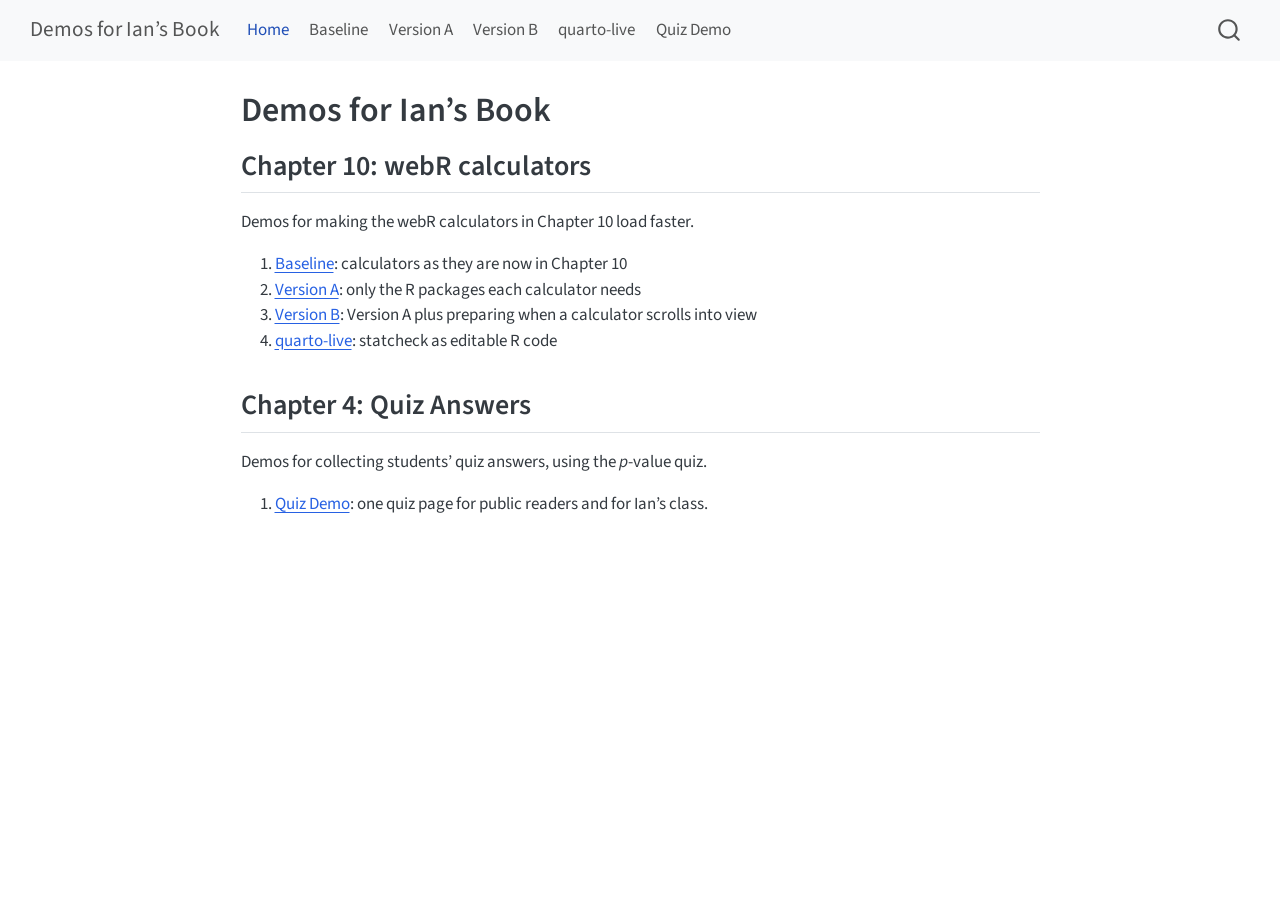
<file: index.html>
<!DOCTYPE html>
<html xmlns="http://www.w3.org/1999/xhtml" lang="en" xml:lang="en"><head>

<meta charset="utf-8">
<meta name="generator" content="quarto-1.10.18">

<meta name="viewport" content="width=device-width, initial-scale=1.0, user-scalable=yes">


<title>Demos for Ian’s Book</title>
<style>
/* Default styles provided by pandoc.
** See https://pandoc.org/MANUAL.html#variables-for-html for config info.
*/
span.smallcaps{font-variant: small-caps;}
div.columns{display: flex; gap: 1.5em;}
div.column{flex: auto;}
@media screen {
div.columns{gap: min(4vw, 1.5em);}
div.column{overflow-x: auto;}
}
div.hanging-indent{margin-left: 1.5em; text-indent: -1.5em;}
ul.task-list{list-style: none;}
ul.task-list li input[type="checkbox"] {
  width: 0.8em;
  margin: 0 0.8em 0.2em -1em; /* quarto-specific, see https://github.com/quarto-dev/quarto-cli/issues/4556 */ 
  vertical-align: middle;
}
</style>


<script src="site_libs/quarto-nav/quarto-nav.js"></script>
<script src="site_libs/quarto-nav/headroom.min.js"></script>
<script src="site_libs/clipboard/clipboard.min.js"></script>
<script src="site_libs/quarto-search/autocomplete.umd.js"></script>
<script src="site_libs/quarto-search/fuse.min.js"></script>
<script src="site_libs/quarto-search/quarto-search.js"></script>
<meta name="quarto:offset" content="./">
<script src="site_libs/quarto-html/quarto.js" type="module"></script>
<script src="site_libs/quarto-html/tabsets/tabsets.js" type="module"></script>
<script src="site_libs/quarto-html/popper.min.js"></script>
<script src="site_libs/quarto-html/tippy.umd.min.js"></script>
<script src="site_libs/quarto-html/anchor.min.js"></script>
<link href="site_libs/quarto-html/tippy.css" rel="stylesheet">
<link href="site_libs/quarto-html/quarto-syntax-highlighting-64a204ab8560d761af7679ceaba22944.css" rel="stylesheet" id="quarto-text-highlighting-styles">
<script src="site_libs/bootstrap/bootstrap.min.js"></script>
<link href="site_libs/bootstrap/bootstrap-icons.css" rel="stylesheet">
<link href="site_libs/bootstrap/bootstrap-172ba59bd5e0b52282274ba0c0cc16fc.min.css" rel="stylesheet" append-hash="true" id="quarto-bootstrap" data-mode="light">
<script id="quarto-search-options" type="application/json">{
  "location": "navbar",
  "copy-button": false,
  "collapse-after": 3,
  "panel-placement": "end",
  "type": "overlay",
  "limit": 50,
  "keyboard-shortcut": [
    "f",
    "/",
    "s"
  ],
  "show-item-context": false,
  "language": {
    "search-no-results-text": "No results",
    "search-matching-documents-text": "matching documents",
    "search-copy-link-title": "Copy link to search",
    "search-hide-matches-text": "Hide additional matches",
    "search-more-match-text": "more match in this document",
    "search-more-matches-text": "more matches in this document",
    "search-clear-button-title": "Clear",
    "search-text-placeholder": "",
    "search-detached-cancel-button-title": "Cancel",
    "search-submit-button-title": "Submit",
    "search-label": "Search"
  }
}</script>


<link rel="stylesheet" href="styles.css">
</head>

<body class="nav-fixed fullcontent quarto-light">

<div id="quarto-search-results"></div>
  <header id="quarto-header" class="headroom fixed-top">
    <nav class="navbar navbar-expand-lg " data-bs-theme="dark">
      <div class="navbar-container container-fluid">
      <div class="navbar-brand-container mx-auto">
    <a class="navbar-brand" href="./index.html">
    <span class="navbar-title">Demos for Ian’s Book</span>
    </a>
  </div>
            <div id="quarto-search" class="" title="Search"></div>
          <button class="navbar-toggler" type="button" data-bs-toggle="collapse" data-bs-target="#navbarCollapse" aria-controls="navbarCollapse" role="menu" aria-expanded="false" aria-label="Toggle navigation" onclick="if (window.quartoToggleHeadroom) { window.quartoToggleHeadroom(); }">
  <span class="navbar-toggler-icon"></span>
</button>
          <div class="collapse navbar-collapse" id="navbarCollapse">
            <ul class="navbar-nav navbar-nav-scroll me-auto">
  <li class="nav-item">
    <a class="nav-link active" href="./index.html" aria-current="page"> 
<span class="menu-text">Home</span></a>
  </li>  
  <li class="nav-item">
    <a class="nav-link" href="./baseline.html"> 
<span class="menu-text">Baseline</span></a>
  </li>  
  <li class="nav-item">
    <a class="nav-link" href="./version_a.html"> 
<span class="menu-text">Version A</span></a>
  </li>  
  <li class="nav-item">
    <a class="nav-link" href="./version_b.html"> 
<span class="menu-text">Version B</span></a>
  </li>  
  <li class="nav-item">
    <a class="nav-link" href="./quarto_live_statcheck.html"> 
<span class="menu-text">quarto-live</span></a>
  </li>  
  <li class="nav-item">
    <a class="nav-link" href="./quiz_class.html"> 
<span class="menu-text">Quiz Demo</span></a>
  </li>  
</ul>
          </div> <!-- /navcollapse -->
            <div class="quarto-navbar-tools">
</div>
      </div> <!-- /container-fluid -->
    </nav>
</header>
<!-- content -->
<div id="quarto-content" class="quarto-container page-columns page-rows-contents page-layout-article page-navbar">
<!-- sidebar -->
<!-- margin-sidebar -->
    
<!-- main -->
<main class="content" id="quarto-document-content">

<header id="title-block-header" class="quarto-title-block default">
<div class="quarto-title">
<h1 class="title">Demos for Ian’s Book</h1>
</div>



<div class="quarto-title-meta">

    
  
    
  </div>
  


</header>


<section id="chapter-10-webr-calculators" class="level2">
<h2 class="anchored" data-anchor-id="chapter-10-webr-calculators">Chapter 10: webR calculators</h2>
<p>Demos for making the webR calculators in Chapter 10 load faster.</p>
<ol type="1">
<li><a href="./baseline.html">Baseline</a>: calculators as they are now in Chapter 10</li>
<li><a href="./version_a.html">Version A</a>: only the R packages each calculator needs</li>
<li><a href="./version_b.html">Version B</a>: Version A plus preparing when a calculator scrolls into view</li>
<li><a href="./quarto_live_statcheck.html">quarto-live</a>: statcheck as editable R code</li>
</ol>
</section>
<section id="chapter-4-quiz-answers" class="level2">
<h2 class="anchored" data-anchor-id="chapter-4-quiz-answers">Chapter 4: Quiz Answers</h2>
<p>Demos for collecting students’ quiz answers, using the <em>p</em>-value quiz.</p>
<ol type="1">
<li><a href="./quiz_class.html">Quiz Demo</a>: one quiz page for public readers and for Ian’s class.</li>
</ol>


</section>

</main> <!-- /main -->
<script id="quarto-html-after-body" type="application/javascript">
  window.document.addEventListener("DOMContentLoaded", function (event) {
    const icon = "";
    const anchorJS = new window.AnchorJS();
    anchorJS.options = {
      placement: 'right',
      icon: icon
    };
    anchorJS.add('.anchored');
    const isCodeAnnotation = (el) => {
      for (const clz of el.classList) {
        if (clz.startsWith('code-annotation-')) {                     
          return true;
        }
      }
      return false;
    }
    const onCopySuccess = function(e) {
      // button target
      const button = e.trigger;
      // don't keep focus
      button.blur();
      // flash "checked"
      button.classList.add('code-copy-button-checked');
      var currentTitle = button.getAttribute("title");
      button.setAttribute("title", "Copied!");
      let tooltip;
      if (window.bootstrap) {
        button.setAttribute("data-bs-toggle", "tooltip");
        button.setAttribute("data-bs-placement", "left");
        button.setAttribute("data-bs-title", "Copied!");
        tooltip = new bootstrap.Tooltip(button, 
          { trigger: "manual", 
            customClass: "code-copy-button-tooltip",
            offset: [0, -8]});
        tooltip.show();    
      }
      setTimeout(function() {
        if (tooltip) {
          tooltip.hide();
          button.removeAttribute("data-bs-title");
          button.removeAttribute("data-bs-toggle");
          button.removeAttribute("data-bs-placement");
        }
        button.setAttribute("title", currentTitle);
        button.classList.remove('code-copy-button-checked');
      }, 1000);
      // clear code selection
      e.clearSelection();
    }
    const getTextToCopy = function(trigger) {
      const outerScaffold = trigger.parentElement.cloneNode(true);
      const codeEl = outerScaffold.querySelector('code');
      for (const childEl of codeEl.children) {
        if (isCodeAnnotation(childEl)) {
          childEl.remove();
        }
      }
      return codeEl.innerText;
    }
    const clipboard = new window.ClipboardJS('.code-copy-button:not([data-in-quarto-modal])', {
      text: getTextToCopy
    });
    clipboard.on('success', onCopySuccess);
    if (window.document.getElementById('quarto-embedded-source-code-modal')) {
      const clipboardModal = new window.ClipboardJS('.code-copy-button[data-in-quarto-modal]', {
        text: getTextToCopy,
        container: window.document.getElementById('quarto-embedded-source-code-modal')
      });
      clipboardModal.on('success', onCopySuccess);
    }
      var localhostRegex = new RegExp(/^(?:http|https):\/\/localhost\:?[0-9]*\//);
      var mailtoRegex = new RegExp(/^mailto:/);
        var filterRegex = new RegExp("https:\/\/yaxxzou\.github\.io\/webr_calculator_demo\/");
      var isInternal = (href) => {
          return filterRegex.test(href) || localhostRegex.test(href) || mailtoRegex.test(href);
      }
      // Inspect non-navigation links and adorn them if external
     var links = window.document.querySelectorAll('a[href]:not(.nav-link):not(.navbar-brand):not(.toc-action):not(.sidebar-link):not(.sidebar-item-toggle):not(.pagination-link):not(.no-external):not([aria-hidden]):not(.dropdown-item):not(.quarto-navigation-tool):not(.about-link)');
      for (var i=0; i<links.length; i++) {
        const link = links[i];
        if (!isInternal(link.href)) {
          // undo the damage that might have been done by quarto-nav.js in the case of
          // links that we want to consider external
          if (link.dataset.originalHref !== undefined) {
            link.href = link.dataset.originalHref;
          }
        }
      }
    function tippyHover(el, contentFn, onTriggerFn, onUntriggerFn) {
      const config = {
        allowHTML: true,
        maxWidth: 500,
        delay: 100,
        arrow: false,
        appendTo: function(el) {
            return el.parentElement;
        },
        interactive: true,
        interactiveBorder: 10,
        theme: 'quarto',
        placement: 'bottom-start',
      };
      if (contentFn) {
        config.content = contentFn;
      }
      if (onTriggerFn) {
        config.onTrigger = onTriggerFn;
      }
      if (onUntriggerFn) {
        config.onUntrigger = onUntriggerFn;
      }
      window.tippy(el, config); 
    }
    const noterefs = window.document.querySelectorAll('a[role="doc-noteref"]');
    for (var i=0; i<noterefs.length; i++) {
      const ref = noterefs[i];
      tippyHover(ref, function() {
        // use id or data attribute instead here
        let href = ref.getAttribute('data-footnote-href') || ref.getAttribute('href');
        try { href = new URL(href).hash; } catch {}
        const id = href.replace(/^#\/?/, "");
        const note = window.document.getElementById(id);
        if (note) {
          return note.innerHTML;
        } else {
          return "";
        }
      });
    }
    const xrefs = window.document.querySelectorAll('a.quarto-xref');
    const processXRef = (id, note) => {
      // Strip column container classes
      const stripColumnClz = (el) => {
        el.classList.remove("page-full", "page-columns");
        if (el.children) {
          for (const child of el.children) {
            stripColumnClz(child);
          }
        }
      }
      stripColumnClz(note)
      if (id === null || id.startsWith('sec-')) {
        // Special case sections, only their first couple elements
        const container = document.createElement("div");
        if (note.children && note.children.length > 2) {
          container.appendChild(note.children[0].cloneNode(true));
          for (let i = 1; i < note.children.length; i++) {
            const child = note.children[i];
            if (child.tagName === "P" && child.innerText === "") {
              continue;
            } else {
              container.appendChild(child.cloneNode(true));
              break;
            }
          }
          if (window.Quarto?.typesetMath) {
            window.Quarto.typesetMath(container);
          }
          return container.innerHTML
        } else {
          if (window.Quarto?.typesetMath) {
            window.Quarto.typesetMath(note);
          }
          return note.innerHTML;
        }
      } else {
        // Remove any anchor links if they are present
        const anchorLink = note.querySelector('a.anchorjs-link');
        if (anchorLink) {
          anchorLink.remove();
        }
        if (window.Quarto?.typesetMath) {
          window.Quarto.typesetMath(note);
        }
        if (note.classList.contains("callout")) {
          return note.outerHTML;
        } else {
          return note.innerHTML;
        }
      }
    }
    for (var i=0; i<xrefs.length; i++) {
      const xref = xrefs[i];
      tippyHover(xref, undefined, function(instance) {
        instance.disable();
        let url = xref.getAttribute('href');
        let hash = undefined; 
        if (url.startsWith('#')) {
          hash = url;
        } else {
          try { hash = new URL(url).hash; } catch {}
        }
        if (hash) {
          const id = hash.replace(/^#\/?/, "");
          const note = window.document.getElementById(id);
          if (note !== null) {
            try {
              const html = processXRef(id, note.cloneNode(true));
              instance.setContent(html);
            } finally {
              instance.enable();
              instance.show();
            }
          } else {
            // See if we can fetch this
            fetch(url.split('#')[0])
            .then(res => res.text())
            .then(html => {
              const parser = new DOMParser();
              const htmlDoc = parser.parseFromString(html, "text/html");
              const note = htmlDoc.getElementById(id);
              if (note !== null) {
                const html = processXRef(id, note);
                instance.setContent(html);
              } 
            }).finally(() => {
              instance.enable();
              instance.show();
            });
          }
        } else {
          // See if we can fetch a full url (with no hash to target)
          // This is a special case and we should probably do some content thinning / targeting
          fetch(url)
          .then(res => res.text())
          .then(html => {
            const parser = new DOMParser();
            const htmlDoc = parser.parseFromString(html, "text/html");
            const note = htmlDoc.querySelector('main.content');
            if (note !== null) {
              // This should only happen for chapter cross references
              // (since there is no id in the URL)
              // remove the first header
              if (note.children.length > 0 && note.children[0].tagName === "HEADER") {
                note.children[0].remove();
              }
              const html = processXRef(null, note);
              instance.setContent(html);
            } 
          }).finally(() => {
            instance.enable();
            instance.show();
          });
        }
      }, function(instance) {
      });
    }
        let selectedAnnoteEl;
        const selectorForAnnotation = ( cell, annotation) => {
          let cellAttr = 'data-code-cell="' + cell + '"';
          let lineAttr = 'data-code-annotation="' +  annotation + '"';
          const selector = 'span[' + cellAttr + '][' + lineAttr + ']';
          return selector;
        }
        const selectCodeLines = (annoteEl) => {
          const doc = window.document;
          const targetCell = annoteEl.getAttribute("data-target-cell");
          const targetAnnotation = annoteEl.getAttribute("data-target-annotation");
          const annoteSpan = window.document.querySelector(selectorForAnnotation(targetCell, targetAnnotation));
          const lines = annoteSpan.getAttribute("data-code-lines").split(",");
          const lineIds = lines.map((line) => {
            return targetCell + "-" + line;
          })
          let top = null;
          let height = null;
          let parent = null;
          if (lineIds.length > 0) {
              //compute the position of the single el (top and bottom and make a div)
              const el = window.document.getElementById(lineIds[0]);
              top = el.offsetTop;
              height = el.offsetHeight;
              parent = el.parentElement.parentElement;
            if (lineIds.length > 1) {
              const lastEl = window.document.getElementById(lineIds[lineIds.length - 1]);
              const bottom = lastEl.offsetTop + lastEl.offsetHeight;
              height = bottom - top;
            }
            if (top !== null && height !== null && parent !== null) {
              // cook up a div (if necessary) and position it 
              let div = window.document.getElementById("code-annotation-line-highlight");
              if (div === null) {
                div = window.document.createElement("div");
                div.setAttribute("id", "code-annotation-line-highlight");
                div.style.position = 'absolute';
                parent.appendChild(div);
              }
              div.style.top = top - 2 + "px";
              div.style.height = height + 4 + "px";
              div.style.left = 0;
              let gutterDiv = window.document.getElementById("code-annotation-line-highlight-gutter");
              if (gutterDiv === null) {
                gutterDiv = window.document.createElement("div");
                gutterDiv.setAttribute("id", "code-annotation-line-highlight-gutter");
                gutterDiv.style.position = 'absolute';
                const codeCell = window.document.getElementById(targetCell);
                const gutter = codeCell.querySelector('.code-annotation-gutter');
                gutter.appendChild(gutterDiv);
              }
              gutterDiv.style.top = top - 2 + "px";
              gutterDiv.style.height = height + 4 + "px";
            }
            selectedAnnoteEl = annoteEl;
          }
        };
        const unselectCodeLines = () => {
          const elementsIds = ["code-annotation-line-highlight", "code-annotation-line-highlight-gutter"];
          elementsIds.forEach((elId) => {
            const div = window.document.getElementById(elId);
            if (div) {
              div.remove();
            }
          });
          selectedAnnoteEl = undefined;
        };
          // Handle positioning of the toggle
      window.addEventListener(
        "resize",
        throttle(() => {
          elRect = undefined;
          if (selectedAnnoteEl) {
            selectCodeLines(selectedAnnoteEl);
          }
        }, 10)
      );
      function throttle(fn, ms) {
      let throttle = false;
      let timer;
        return (...args) => {
          if(!throttle) { // first call gets through
              fn.apply(this, args);
              throttle = true;
          } else { // all the others get throttled
              if(timer) clearTimeout(timer); // cancel #2
              timer = setTimeout(() => {
                fn.apply(this, args);
                timer = throttle = false;
              }, ms);
          }
        };
      }
        // Attach click handler to the DT
        const annoteDls = window.document.querySelectorAll('dt[data-target-cell]');
        for (const annoteDlNode of annoteDls) {
          annoteDlNode.addEventListener('click', (event) => {
            const clickedEl = event.target;
            if (clickedEl !== selectedAnnoteEl) {
              unselectCodeLines();
              const activeEl = window.document.querySelector('dt[data-target-cell].code-annotation-active');
              if (activeEl) {
                activeEl.classList.remove('code-annotation-active');
              }
              selectCodeLines(clickedEl);
              clickedEl.classList.add('code-annotation-active');
            } else {
              // Unselect the line
              unselectCodeLines();
              clickedEl.classList.remove('code-annotation-active');
            }
          });
        }
    const findCites = (el) => {
      const parentEl = el.parentElement;
      if (parentEl) {
        const cites = parentEl.dataset.cites;
        if (cites) {
          return {
            el,
            cites: cites.split(' ')
          };
        } else {
          return findCites(el.parentElement)
        }
      } else {
        return undefined;
      }
    };
    var bibliorefs = window.document.querySelectorAll('a[role="doc-biblioref"]');
    for (var i=0; i<bibliorefs.length; i++) {
      const ref = bibliorefs[i];
      const citeInfo = findCites(ref);
      if (citeInfo) {
        tippyHover(citeInfo.el, function() {
          var popup = window.document.createElement('div');
          citeInfo.cites.forEach(function(cite) {
            var citeDiv = window.document.createElement('div');
            citeDiv.classList.add('hanging-indent');
            citeDiv.classList.add('csl-entry');
            var biblioDiv = window.document.getElementById('ref-' + cite);
            if (biblioDiv) {
              citeDiv.innerHTML = biblioDiv.innerHTML;
            }
            popup.appendChild(citeDiv);
          });
          return popup.innerHTML;
        });
      }
    }
  });
  </script>
</div> <!-- /content -->




</body></html>
</file>
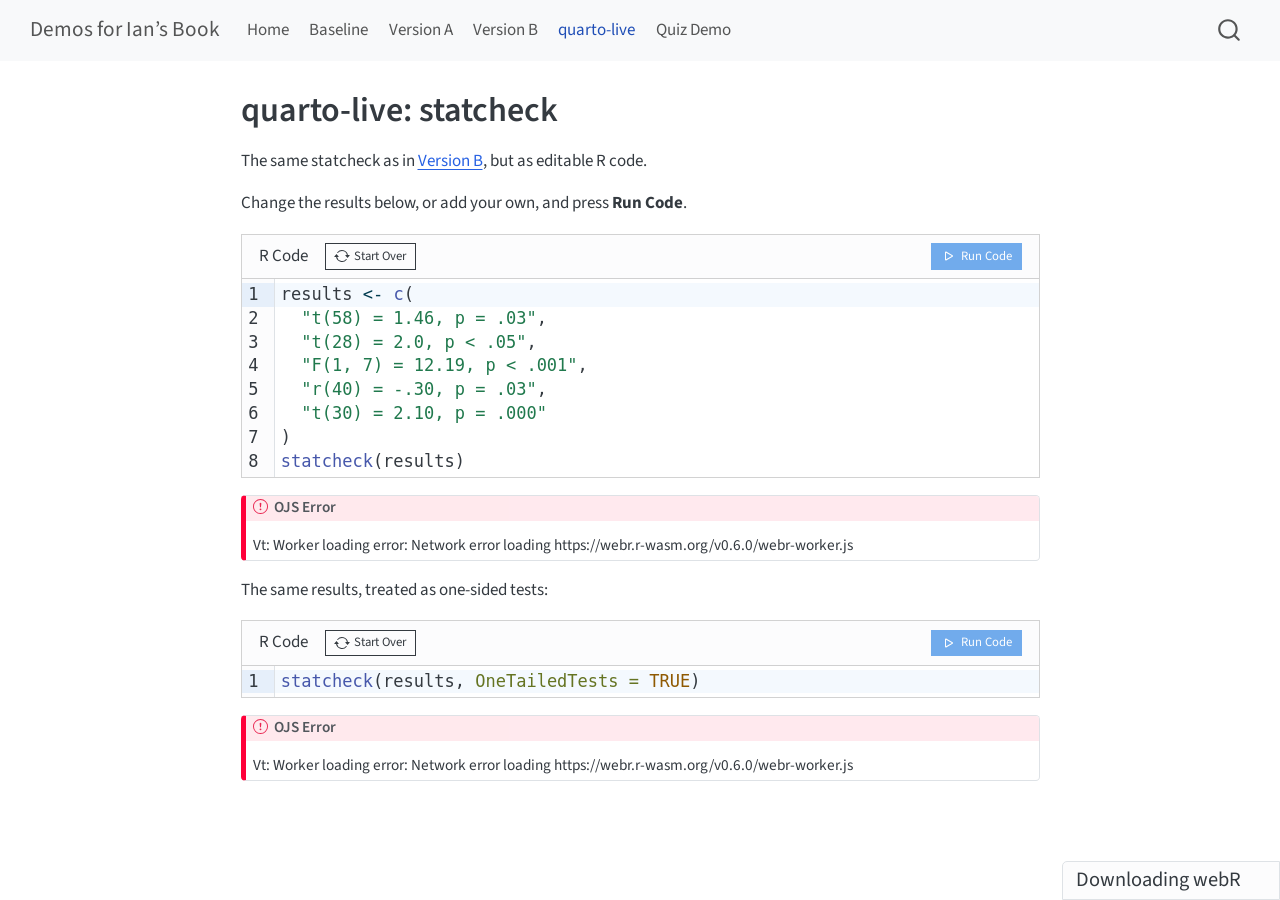
<file: quarto_live_statcheck.html>
<!DOCTYPE html>
<html xmlns="http://www.w3.org/1999/xhtml" lang="en" xml:lang="en"><head>

<meta charset="utf-8">
<meta name="generator" content="quarto-1.10.18">

<meta name="viewport" content="width=device-width, initial-scale=1.0, user-scalable=yes">


<title>quarto-live: statcheck – Demos for Ian’s Book</title>
<style>
/* Default styles provided by pandoc.
** See https://pandoc.org/MANUAL.html#variables-for-html for config info.
*/
span.smallcaps{font-variant: small-caps;}
div.columns{display: flex; gap: 1.5em;}
div.column{flex: auto;}
@media screen {
div.columns{gap: min(4vw, 1.5em);}
div.column{overflow-x: auto;}
}
div.hanging-indent{margin-left: 1.5em; text-indent: -1.5em;}
ul.task-list{list-style: none;}
ul.task-list li input[type="checkbox"] {
  width: 0.8em;
  margin: 0 0.8em 0.2em -1em; /* quarto-specific, see https://github.com/quarto-dev/quarto-cli/issues/4556 */ 
  vertical-align: middle;
}
</style>


<script src="site_libs/quarto-nav/quarto-nav.js"></script>
<script src="site_libs/quarto-nav/headroom.min.js"></script>
<script src="site_libs/clipboard/clipboard.min.js"></script>
<script src="site_libs/quarto-search/autocomplete.umd.js"></script>
<script src="site_libs/quarto-search/fuse.min.js"></script>
<script src="site_libs/quarto-search/quarto-search.js"></script>
<meta name="quarto:offset" content="./">
<script src="site_libs/quarto-html/quarto.js" type="module"></script>
<script src="site_libs/quarto-html/tabsets/tabsets.js" type="module"></script>
<script src="site_libs/quarto-html/popper.min.js"></script>
<script src="site_libs/quarto-html/tippy.umd.min.js"></script>
<script src="site_libs/quarto-html/anchor.min.js"></script>
<link href="site_libs/quarto-html/tippy.css" rel="stylesheet">
<link href="site_libs/quarto-html/quarto-syntax-highlighting-64a204ab8560d761af7679ceaba22944.css" rel="stylesheet" id="quarto-text-highlighting-styles">
<script src="site_libs/bootstrap/bootstrap.min.js"></script>
<link href="site_libs/bootstrap/bootstrap-icons.css" rel="stylesheet">
<link href="site_libs/bootstrap/bootstrap-172ba59bd5e0b52282274ba0c0cc16fc.min.css" rel="stylesheet" append-hash="true" id="quarto-bootstrap" data-mode="light">
<script src="site_libs/quarto-contrib/live-runtime/live-runtime.js" type="module"></script>
<link href="site_libs/quarto-contrib/live-runtime/live-runtime.css" rel="stylesheet">
<script id="quarto-search-options" type="application/json">{
  "location": "navbar",
  "copy-button": false,
  "collapse-after": 3,
  "panel-placement": "end",
  "type": "overlay",
  "limit": 50,
  "keyboard-shortcut": [
    "f",
    "/",
    "s"
  ],
  "show-item-context": false,
  "language": {
    "search-no-results-text": "No results",
    "search-matching-documents-text": "matching documents",
    "search-copy-link-title": "Copy link to search",
    "search-hide-matches-text": "Hide additional matches",
    "search-more-match-text": "more match in this document",
    "search-more-matches-text": "more matches in this document",
    "search-clear-button-title": "Clear",
    "search-text-placeholder": "",
    "search-detached-cancel-button-title": "Cancel",
    "search-submit-button-title": "Submit",
    "search-label": "Search"
  }
}</script>
<script type="module" src="site_libs/quarto-ojs/quarto-ojs-runtime.js"></script>
<link href="site_libs/quarto-ojs/quarto-ojs.css" rel="stylesheet">


</head>

<body class="nav-fixed fullcontent quarto-light">

<div id="quarto-search-results"></div>
  <header id="quarto-header" class="headroom fixed-top">
    <nav class="navbar navbar-expand-lg " data-bs-theme="dark">
      <div class="navbar-container container-fluid">
      <div class="navbar-brand-container mx-auto">
    <a class="navbar-brand" href="./index.html">
    <span class="navbar-title">Demos for Ian’s Book</span>
    </a>
  </div>
            <div id="quarto-search" class="" title="Search"></div>
          <button class="navbar-toggler" type="button" data-bs-toggle="collapse" data-bs-target="#navbarCollapse" aria-controls="navbarCollapse" role="menu" aria-expanded="false" aria-label="Toggle navigation" onclick="if (window.quartoToggleHeadroom) { window.quartoToggleHeadroom(); }">
  <span class="navbar-toggler-icon"></span>
</button>
          <div class="collapse navbar-collapse" id="navbarCollapse">
            <ul class="navbar-nav navbar-nav-scroll me-auto">
  <li class="nav-item">
    <a class="nav-link" href="./index.html"> 
<span class="menu-text">Home</span></a>
  </li>  
  <li class="nav-item">
    <a class="nav-link" href="./baseline.html"> 
<span class="menu-text">Baseline</span></a>
  </li>  
  <li class="nav-item">
    <a class="nav-link" href="./version_a.html"> 
<span class="menu-text">Version A</span></a>
  </li>  
  <li class="nav-item">
    <a class="nav-link" href="./version_b.html"> 
<span class="menu-text">Version B</span></a>
  </li>  
  <li class="nav-item">
    <a class="nav-link active" href="./quarto_live_statcheck.html" aria-current="page"> 
<span class="menu-text">quarto-live</span></a>
  </li>  
  <li class="nav-item">
    <a class="nav-link" href="./quiz_class.html"> 
<span class="menu-text">Quiz Demo</span></a>
  </li>  
</ul>
          </div> <!-- /navcollapse -->
            <div class="quarto-navbar-tools">
</div>
      </div> <!-- /container-fluid -->
    </nav>
</header>
<!-- content -->
<div id="quarto-content" class="quarto-container page-columns page-rows-contents page-layout-article page-navbar">
<!-- sidebar -->
<!-- margin-sidebar -->
    
<!-- main -->
<main class="content" id="quarto-document-content">

<header id="title-block-header" class="quarto-title-block default">
<div class="quarto-title">
<h1 class="title">quarto-live: statcheck</h1>
</div>



<div class="quarto-title-meta">

    
  
    
  </div>
  


</header>


<p>The same statcheck as in <a href="./version_b.html">Version B</a>, but as editable R code.</p>
<p>Change the results below, or add your own, and press <strong>Run Code</strong>.</p>
<div class="cell">
<div>
<div id="webr-1" class="exercise-cell">

</div>
<script type="webr-1-contents">
[base64]
</script>
</div>
</div>
<p>The same results, treated as one-sided tests:</p>
<div class="cell">
<div>
<div id="webr-2" class="exercise-cell">

</div>
<script type="webr-2-contents">
eyJhdHRyIjp7ImVkaXQiOnRydWUsImV2YWwiOnRydWV9LCJjb2RlIjoic3RhdGNoZWNrKHJlc3VsdHMsIE9uZVRhaWxlZFRlc3RzID0gVFJVRSkifQ==
</script>
</div>
</div>


<script type="webr-data">
[base64]
</script>
<script type="ojs-module-contents">
[base64]
</script>
<div id="exercise-loading-indicator" class="exercise-loading-indicator d-none d-flex align-items-center gap-2">
<div id="exercise-loading-status" class="d-flex gap-2">

</div>
<div class="spinner-grow spinner-grow-sm">

</div>
</div>
<script type="vfs-file">
W10=
</script>

</main> <!-- /main -->
<script type="ojs-module-contents">
eyJjb250ZW50cyI6W119
</script>
<script type="module">
if (window.location.protocol === "file:") { alert("The OJS runtime does not work with file:// URLs. Please use a web server to view this document."); }
window._ojs.paths.runtimeToDoc = "../..";
window._ojs.paths.runtimeToRoot = "../..";
window._ojs.paths.docToRoot = "";
window._ojs.selfContained = false;
window._ojs.runtime.interpretFromScriptTags();
</script>
<script id="quarto-html-after-body" type="application/javascript">
  window.document.addEventListener("DOMContentLoaded", function (event) {
    const icon = "";
    const anchorJS = new window.AnchorJS();
    anchorJS.options = {
      placement: 'right',
      icon: icon
    };
    anchorJS.add('.anchored');
    const isCodeAnnotation = (el) => {
      for (const clz of el.classList) {
        if (clz.startsWith('code-annotation-')) {                     
          return true;
        }
      }
      return false;
    }
    const onCopySuccess = function(e) {
      // button target
      const button = e.trigger;
      // don't keep focus
      button.blur();
      // flash "checked"
      button.classList.add('code-copy-button-checked');
      var currentTitle = button.getAttribute("title");
      button.setAttribute("title", "Copied!");
      let tooltip;
      if (window.bootstrap) {
        button.setAttribute("data-bs-toggle", "tooltip");
        button.setAttribute("data-bs-placement", "left");
        button.setAttribute("data-bs-title", "Copied!");
        tooltip = new bootstrap.Tooltip(button, 
          { trigger: "manual", 
            customClass: "code-copy-button-tooltip",
            offset: [0, -8]});
        tooltip.show();    
      }
      setTimeout(function() {
        if (tooltip) {
          tooltip.hide();
          button.removeAttribute("data-bs-title");
          button.removeAttribute("data-bs-toggle");
          button.removeAttribute("data-bs-placement");
        }
        button.setAttribute("title", currentTitle);
        button.classList.remove('code-copy-button-checked');
      }, 1000);
      // clear code selection
      e.clearSelection();
    }
    const getTextToCopy = function(trigger) {
      const outerScaffold = trigger.parentElement.cloneNode(true);
      const codeEl = outerScaffold.querySelector('code');
      for (const childEl of codeEl.children) {
        if (isCodeAnnotation(childEl)) {
          childEl.remove();
        }
      }
      return codeEl.innerText;
    }
    const clipboard = new window.ClipboardJS('.code-copy-button:not([data-in-quarto-modal])', {
      text: getTextToCopy
    });
    clipboard.on('success', onCopySuccess);
    if (window.document.getElementById('quarto-embedded-source-code-modal')) {
      const clipboardModal = new window.ClipboardJS('.code-copy-button[data-in-quarto-modal]', {
        text: getTextToCopy,
        container: window.document.getElementById('quarto-embedded-source-code-modal')
      });
      clipboardModal.on('success', onCopySuccess);
    }
      var localhostRegex = new RegExp(/^(?:http|https):\/\/localhost\:?[0-9]*\//);
      var mailtoRegex = new RegExp(/^mailto:/);
        var filterRegex = new RegExp("https:\/\/yaxxzou\.github\.io\/webr_calculator_demo\/");
      var isInternal = (href) => {
          return filterRegex.test(href) || localhostRegex.test(href) || mailtoRegex.test(href);
      }
      // Inspect non-navigation links and adorn them if external
     var links = window.document.querySelectorAll('a[href]:not(.nav-link):not(.navbar-brand):not(.toc-action):not(.sidebar-link):not(.sidebar-item-toggle):not(.pagination-link):not(.no-external):not([aria-hidden]):not(.dropdown-item):not(.quarto-navigation-tool):not(.about-link)');
      for (var i=0; i<links.length; i++) {
        const link = links[i];
        if (!isInternal(link.href)) {
          // undo the damage that might have been done by quarto-nav.js in the case of
          // links that we want to consider external
          if (link.dataset.originalHref !== undefined) {
            link.href = link.dataset.originalHref;
          }
        }
      }
    function tippyHover(el, contentFn, onTriggerFn, onUntriggerFn) {
      const config = {
        allowHTML: true,
        maxWidth: 500,
        delay: 100,
        arrow: false,
        appendTo: function(el) {
            return el.parentElement;
        },
        interactive: true,
        interactiveBorder: 10,
        theme: 'quarto',
        placement: 'bottom-start',
      };
      if (contentFn) {
        config.content = contentFn;
      }
      if (onTriggerFn) {
        config.onTrigger = onTriggerFn;
      }
      if (onUntriggerFn) {
        config.onUntrigger = onUntriggerFn;
      }
      window.tippy(el, config); 
    }
    const noterefs = window.document.querySelectorAll('a[role="doc-noteref"]');
    for (var i=0; i<noterefs.length; i++) {
      const ref = noterefs[i];
      tippyHover(ref, function() {
        // use id or data attribute instead here
        let href = ref.getAttribute('data-footnote-href') || ref.getAttribute('href');
        try { href = new URL(href).hash; } catch {}
        const id = href.replace(/^#\/?/, "");
        const note = window.document.getElementById(id);
        if (note) {
          return note.innerHTML;
        } else {
          return "";
        }
      });
    }
    const xrefs = window.document.querySelectorAll('a.quarto-xref');
    const processXRef = (id, note) => {
      // Strip column container classes
      const stripColumnClz = (el) => {
        el.classList.remove("page-full", "page-columns");
        if (el.children) {
          for (const child of el.children) {
            stripColumnClz(child);
          }
        }
      }
      stripColumnClz(note)
      if (id === null || id.startsWith('sec-')) {
        // Special case sections, only their first couple elements
        const container = document.createElement("div");
        if (note.children && note.children.length > 2) {
          container.appendChild(note.children[0].cloneNode(true));
          for (let i = 1; i < note.children.length; i++) {
            const child = note.children[i];
            if (child.tagName === "P" && child.innerText === "") {
              continue;
            } else {
              container.appendChild(child.cloneNode(true));
              break;
            }
          }
          if (window.Quarto?.typesetMath) {
            window.Quarto.typesetMath(container);
          }
          return container.innerHTML
        } else {
          if (window.Quarto?.typesetMath) {
            window.Quarto.typesetMath(note);
          }
          return note.innerHTML;
        }
      } else {
        // Remove any anchor links if they are present
        const anchorLink = note.querySelector('a.anchorjs-link');
        if (anchorLink) {
          anchorLink.remove();
        }
        if (window.Quarto?.typesetMath) {
          window.Quarto.typesetMath(note);
        }
        if (note.classList.contains("callout")) {
          return note.outerHTML;
        } else {
          return note.innerHTML;
        }
      }
    }
    for (var i=0; i<xrefs.length; i++) {
      const xref = xrefs[i];
      tippyHover(xref, undefined, function(instance) {
        instance.disable();
        let url = xref.getAttribute('href');
        let hash = undefined; 
        if (url.startsWith('#')) {
          hash = url;
        } else {
          try { hash = new URL(url).hash; } catch {}
        }
        if (hash) {
          const id = hash.replace(/^#\/?/, "");
          const note = window.document.getElementById(id);
          if (note !== null) {
            try {
              const html = processXRef(id, note.cloneNode(true));
              instance.setContent(html);
            } finally {
              instance.enable();
              instance.show();
            }
          } else {
            // See if we can fetch this
            fetch(url.split('#')[0])
            .then(res => res.text())
            .then(html => {
              const parser = new DOMParser();
              const htmlDoc = parser.parseFromString(html, "text/html");
              const note = htmlDoc.getElementById(id);
              if (note !== null) {
                const html = processXRef(id, note);
                instance.setContent(html);
              } 
            }).finally(() => {
              instance.enable();
              instance.show();
            });
          }
        } else {
          // See if we can fetch a full url (with no hash to target)
          // This is a special case and we should probably do some content thinning / targeting
          fetch(url)
          .then(res => res.text())
          .then(html => {
            const parser = new DOMParser();
            const htmlDoc = parser.parseFromString(html, "text/html");
            const note = htmlDoc.querySelector('main.content');
            if (note !== null) {
              // This should only happen for chapter cross references
              // (since there is no id in the URL)
              // remove the first header
              if (note.children.length > 0 && note.children[0].tagName === "HEADER") {
                note.children[0].remove();
              }
              const html = processXRef(null, note);
              instance.setContent(html);
            } 
          }).finally(() => {
            instance.enable();
            instance.show();
          });
        }
      }, function(instance) {
      });
    }
        let selectedAnnoteEl;
        const selectorForAnnotation = ( cell, annotation) => {
          let cellAttr = 'data-code-cell="' + cell + '"';
          let lineAttr = 'data-code-annotation="' +  annotation + '"';
          const selector = 'span[' + cellAttr + '][' + lineAttr + ']';
          return selector;
        }
        const selectCodeLines = (annoteEl) => {
          const doc = window.document;
          const targetCell = annoteEl.getAttribute("data-target-cell");
          const targetAnnotation = annoteEl.getAttribute("data-target-annotation");
          const annoteSpan = window.document.querySelector(selectorForAnnotation(targetCell, targetAnnotation));
          const lines = annoteSpan.getAttribute("data-code-lines").split(",");
          const lineIds = lines.map((line) => {
            return targetCell + "-" + line;
          })
          let top = null;
          let height = null;
          let parent = null;
          if (lineIds.length > 0) {
              //compute the position of the single el (top and bottom and make a div)
              const el = window.document.getElementById(lineIds[0]);
              top = el.offsetTop;
              height = el.offsetHeight;
              parent = el.parentElement.parentElement;
            if (lineIds.length > 1) {
              const lastEl = window.document.getElementById(lineIds[lineIds.length - 1]);
              const bottom = lastEl.offsetTop + lastEl.offsetHeight;
              height = bottom - top;
            }
            if (top !== null && height !== null && parent !== null) {
              // cook up a div (if necessary) and position it 
              let div = window.document.getElementById("code-annotation-line-highlight");
              if (div === null) {
                div = window.document.createElement("div");
                div.setAttribute("id", "code-annotation-line-highlight");
                div.style.position = 'absolute';
                parent.appendChild(div);
              }
              div.style.top = top - 2 + "px";
              div.style.height = height + 4 + "px";
              div.style.left = 0;
              let gutterDiv = window.document.getElementById("code-annotation-line-highlight-gutter");
              if (gutterDiv === null) {
                gutterDiv = window.document.createElement("div");
                gutterDiv.setAttribute("id", "code-annotation-line-highlight-gutter");
                gutterDiv.style.position = 'absolute';
                const codeCell = window.document.getElementById(targetCell);
                const gutter = codeCell.querySelector('.code-annotation-gutter');
                gutter.appendChild(gutterDiv);
              }
              gutterDiv.style.top = top - 2 + "px";
              gutterDiv.style.height = height + 4 + "px";
            }
            selectedAnnoteEl = annoteEl;
          }
        };
        const unselectCodeLines = () => {
          const elementsIds = ["code-annotation-line-highlight", "code-annotation-line-highlight-gutter"];
          elementsIds.forEach((elId) => {
            const div = window.document.getElementById(elId);
            if (div) {
              div.remove();
            }
          });
          selectedAnnoteEl = undefined;
        };
          // Handle positioning of the toggle
      window.addEventListener(
        "resize",
        throttle(() => {
          elRect = undefined;
          if (selectedAnnoteEl) {
            selectCodeLines(selectedAnnoteEl);
          }
        }, 10)
      );
      function throttle(fn, ms) {
      let throttle = false;
      let timer;
        return (...args) => {
          if(!throttle) { // first call gets through
              fn.apply(this, args);
              throttle = true;
          } else { // all the others get throttled
              if(timer) clearTimeout(timer); // cancel #2
              timer = setTimeout(() => {
                fn.apply(this, args);
                timer = throttle = false;
              }, ms);
          }
        };
      }
        // Attach click handler to the DT
        const annoteDls = window.document.querySelectorAll('dt[data-target-cell]');
        for (const annoteDlNode of annoteDls) {
          annoteDlNode.addEventListener('click', (event) => {
            const clickedEl = event.target;
            if (clickedEl !== selectedAnnoteEl) {
              unselectCodeLines();
              const activeEl = window.document.querySelector('dt[data-target-cell].code-annotation-active');
              if (activeEl) {
                activeEl.classList.remove('code-annotation-active');
              }
              selectCodeLines(clickedEl);
              clickedEl.classList.add('code-annotation-active');
            } else {
              // Unselect the line
              unselectCodeLines();
              clickedEl.classList.remove('code-annotation-active');
            }
          });
        }
    const findCites = (el) => {
      const parentEl = el.parentElement;
      if (parentEl) {
        const cites = parentEl.dataset.cites;
        if (cites) {
          return {
            el,
            cites: cites.split(' ')
          };
        } else {
          return findCites(el.parentElement)
        }
      } else {
        return undefined;
      }
    };
    var bibliorefs = window.document.querySelectorAll('a[role="doc-biblioref"]');
    for (var i=0; i<bibliorefs.length; i++) {
      const ref = bibliorefs[i];
      const citeInfo = findCites(ref);
      if (citeInfo) {
        tippyHover(citeInfo.el, function() {
          var popup = window.document.createElement('div');
          citeInfo.cites.forEach(function(cite) {
            var citeDiv = window.document.createElement('div');
            citeDiv.classList.add('hanging-indent');
            citeDiv.classList.add('csl-entry');
            var biblioDiv = window.document.getElementById('ref-' + cite);
            if (biblioDiv) {
              citeDiv.innerHTML = biblioDiv.innerHTML;
            }
            popup.appendChild(citeDiv);
          });
          return popup.innerHTML;
        });
      }
    }
  });
  </script>
</div> <!-- /content -->




</body></html>
</file>
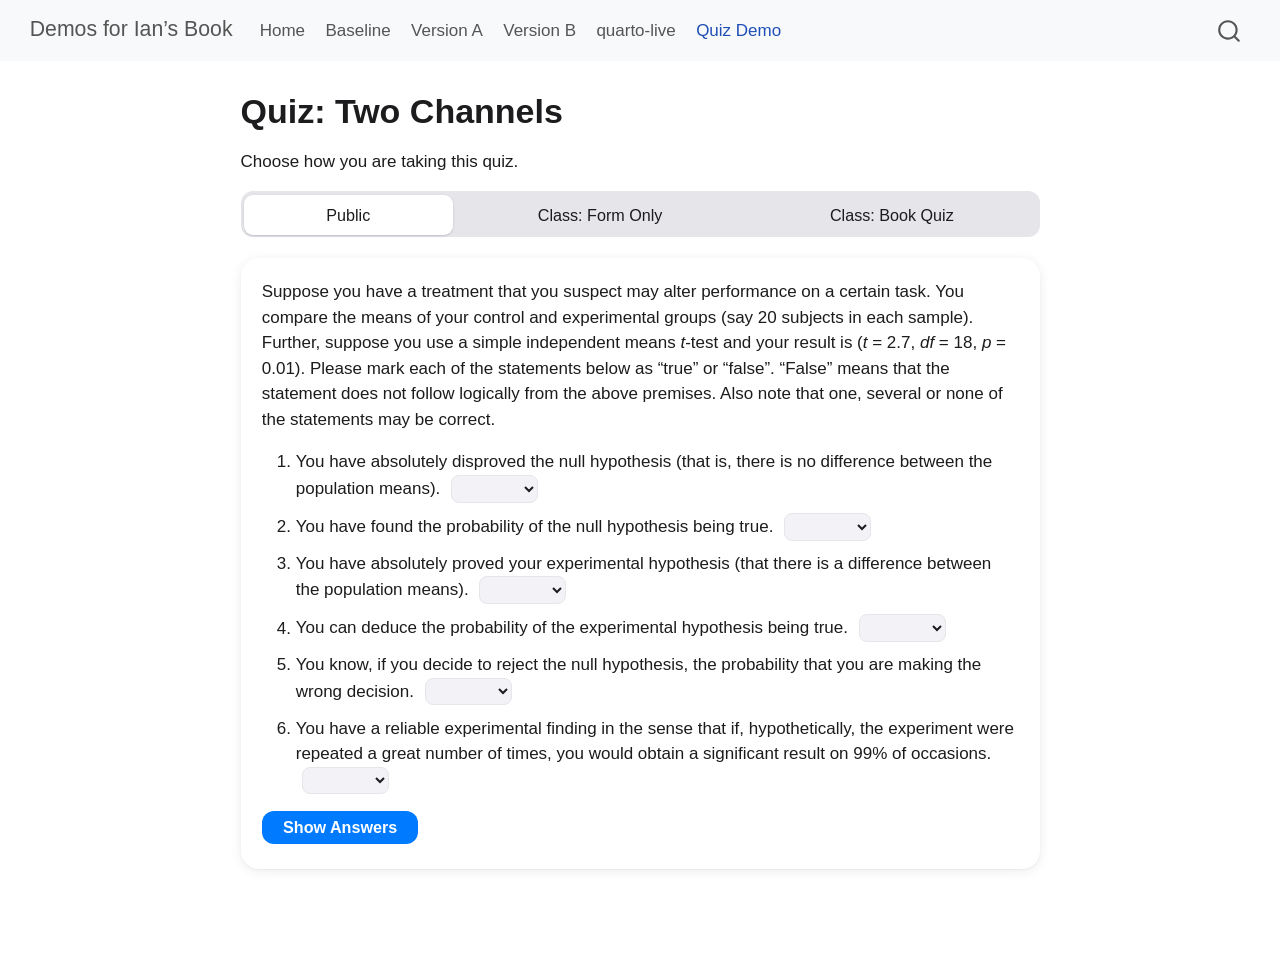
<file: quiz_class.html>
<!DOCTYPE html>
<html xmlns="http://www.w3.org/1999/xhtml" lang="en" xml:lang="en"><head>

<meta charset="utf-8">
<meta name="generator" content="quarto-1.10.18">

<meta name="viewport" content="width=device-width, initial-scale=1.0, user-scalable=yes">


<title>Quiz: Two Channels – Demos for Ian’s Book</title>
<style>
/* Default styles provided by pandoc.
** See https://pandoc.org/MANUAL.html#variables-for-html for config info.
*/
span.smallcaps{font-variant: small-caps;}
div.columns{display: flex; gap: 1.5em;}
div.column{flex: auto;}
@media screen {
div.columns{gap: min(4vw, 1.5em);}
div.column{overflow-x: auto;}
}
div.hanging-indent{margin-left: 1.5em; text-indent: -1.5em;}
ul.task-list{list-style: none;}
ul.task-list li input[type="checkbox"] {
  width: 0.8em;
  margin: 0 0.8em 0.2em -1em; /* quarto-specific, see https://github.com/quarto-dev/quarto-cli/issues/4556 */ 
  vertical-align: middle;
}
</style>


<script src="site_libs/quarto-nav/quarto-nav.js"></script>
<script src="site_libs/quarto-nav/headroom.min.js"></script>
<script src="site_libs/clipboard/clipboard.min.js"></script>
<script src="site_libs/quarto-search/autocomplete.umd.js"></script>
<script src="site_libs/quarto-search/fuse.min.js"></script>
<script src="site_libs/quarto-search/quarto-search.js"></script>
<meta name="quarto:offset" content="./">
<script src="site_libs/quarto-html/quarto.js" type="module"></script>
<script src="site_libs/quarto-html/tabsets/tabsets.js" type="module"></script>
<script src="site_libs/quarto-html/popper.min.js"></script>
<script src="site_libs/quarto-html/tippy.umd.min.js"></script>
<script src="site_libs/quarto-html/anchor.min.js"></script>
<link href="site_libs/quarto-html/tippy.css" rel="stylesheet">
<link href="site_libs/quarto-html/quarto-syntax-highlighting-64a204ab8560d761af7679ceaba22944.css" rel="stylesheet" id="quarto-text-highlighting-styles">
<script src="site_libs/bootstrap/bootstrap.min.js"></script>
<link href="site_libs/bootstrap/bootstrap-icons.css" rel="stylesheet">
<link href="site_libs/bootstrap/bootstrap-172ba59bd5e0b52282274ba0c0cc16fc.min.css" rel="stylesheet" append-hash="true" id="quarto-bootstrap" data-mode="light">
<script id="quarto-search-options" type="application/json">{
  "location": "navbar",
  "copy-button": false,
  "collapse-after": 3,
  "panel-placement": "end",
  "type": "overlay",
  "limit": 50,
  "keyboard-shortcut": [
    "f",
    "/",
    "s"
  ],
  "show-item-context": false,
  "language": {
    "search-no-results-text": "No results",
    "search-matching-documents-text": "matching documents",
    "search-copy-link-title": "Copy link to search",
    "search-hide-matches-text": "Hide additional matches",
    "search-more-match-text": "more match in this document",
    "search-more-matches-text": "more matches in this document",
    "search-clear-button-title": "Clear",
    "search-text-placeholder": "",
    "search-detached-cancel-button-title": "Cancel",
    "search-submit-button-title": "Submit",
    "search-label": "Search"
  }
}</script>


<link rel="stylesheet" href="styles.css">
<link rel="stylesheet" href="include/webex.css">
<link rel="stylesheet" href="include/quiz_ios.css">
</head>

<body class="nav-fixed fullcontent quarto-light">

<div id="quarto-search-results"></div>
  <header id="quarto-header" class="headroom fixed-top">
    <nav class="navbar navbar-expand-lg " data-bs-theme="dark">
      <div class="navbar-container container-fluid">
      <div class="navbar-brand-container mx-auto">
    <a class="navbar-brand" href="./index.html">
    <span class="navbar-title">Demos for Ian’s Book</span>
    </a>
  </div>
            <div id="quarto-search" class="" title="Search"></div>
          <button class="navbar-toggler" type="button" data-bs-toggle="collapse" data-bs-target="#navbarCollapse" aria-controls="navbarCollapse" role="menu" aria-expanded="false" aria-label="Toggle navigation" onclick="if (window.quartoToggleHeadroom) { window.quartoToggleHeadroom(); }">
  <span class="navbar-toggler-icon"></span>
</button>
          <div class="collapse navbar-collapse" id="navbarCollapse">
            <ul class="navbar-nav navbar-nav-scroll me-auto">
  <li class="nav-item">
    <a class="nav-link" href="./index.html"> 
<span class="menu-text">Home</span></a>
  </li>  
  <li class="nav-item">
    <a class="nav-link" href="./baseline.html"> 
<span class="menu-text">Baseline</span></a>
  </li>  
  <li class="nav-item">
    <a class="nav-link" href="./version_a.html"> 
<span class="menu-text">Version A</span></a>
  </li>  
  <li class="nav-item">
    <a class="nav-link" href="./version_b.html"> 
<span class="menu-text">Version B</span></a>
  </li>  
  <li class="nav-item">
    <a class="nav-link" href="./quarto_live_statcheck.html"> 
<span class="menu-text">quarto-live</span></a>
  </li>  
  <li class="nav-item">
    <a class="nav-link active" href="./quiz_class.html" aria-current="page"> 
<span class="menu-text">Quiz Demo</span></a>
  </li>  
</ul>
          </div> <!-- /navcollapse -->
            <div class="quarto-navbar-tools">
</div>
      </div> <!-- /container-fluid -->
    </nav>
</header>
<!-- content -->
<div id="quarto-content" class="quarto-container page-columns page-rows-contents page-layout-article page-navbar">
<!-- sidebar -->
<!-- margin-sidebar -->
    
<!-- main -->
<main class="content" id="quarto-document-content">

<header id="title-block-header" class="quarto-title-block default">
<div class="quarto-title">
<h1 class="title">Quiz: Two Channels</h1>
</div>



<div class="quarto-title-meta">

    
  
    
  </div>
  


</header>


<p>Choose how you are taking this quiz.</p>
<div class="tabset-margin-container"></div><div class="panel-tabset">
<ul class="nav nav-tabs" role="tablist"><li class="nav-item" role="presentation"><a class="nav-link active" id="tabset-1-1-tab" data-bs-toggle="tab" data-bs-target="#tabset-1-1" role="tab" aria-controls="tabset-1-1" aria-selected="true" href="">Public</a></li><li class="nav-item" role="presentation"><a class="nav-link" id="tabset-1-2-tab" data-bs-toggle="tab" data-bs-target="#tabset-1-2" role="tab" aria-controls="tabset-1-2" aria-selected="false" href="">Class: Form Only</a></li><li class="nav-item" role="presentation"><a class="nav-link" id="tabset-1-3-tab" data-bs-toggle="tab" data-bs-target="#tabset-1-3" role="tab" aria-controls="tabset-1-3" aria-selected="false" href="">Class: Book Quiz</a></li></ul>
<div class="tab-content">
<div id="tabset-1-1" class="tab-pane active" role="tabpanel" aria-labelledby="tabset-1-1-tab">
<div class="webex-check webex-box">
<p>Suppose you have a treatment that you suspect may alter performance on a certain task. You compare the means of your control and experimental groups (say 20 subjects in each sample). Further, suppose you use a simple independent means <em>t</em>-test and your result is (<em>t</em> = 2.7, <em>df</em> = 18, <em>p</em> = 0.01). Please mark each of the statements below as “true” or “false”. “False” means that the statement does not follow logically from the above premises. Also note that one, several or none of the statements may be correct.</p>
<ol type="1">
<li>You have absolutely disproved the null hypothesis (that is, there is no difference between the population means). <select class="webex-select"><option value="blank"></option><option value="NA">TRUE</option><option value="answer">FALSE</option></select></li>
<li>You have found the probability of the null hypothesis being true. <select class="webex-select"><option value="blank"></option><option value="NA">TRUE</option><option value="answer">FALSE</option></select></li>
<li>You have absolutely proved your experimental hypothesis (that there is a difference between the population means). <select class="webex-select"><option value="blank"></option><option value="NA">TRUE</option><option value="answer">FALSE</option></select></li>
<li>You can deduce the probability of the experimental hypothesis being true. <select class="webex-select"><option value="blank"></option><option value="NA">TRUE</option><option value="answer">FALSE</option></select></li>
<li>You know, if you decide to reject the null hypothesis, the probability that you are making the wrong decision. <select class="webex-select"><option value="blank"></option><option value="NA">TRUE</option><option value="answer">FALSE</option></select></li>
<li>You have a reliable experimental finding in the sense that if, hypothetically, the experiment were repeated a great number of times, you would obtain a significant result on 99% of occasions. <select class="webex-select"><option value="blank"></option><option value="NA">TRUE</option><option value="answer">FALSE</option></select></li>
</ol>
</div>
</div>
<div id="tabset-1-2" class="tab-pane" role="tabpanel" aria-labelledby="tabset-1-2-tab">
<p>Enter your name, answer the questions and submit. Your answers go to Ian.</p>
<iframe width="100%" height="900px" src="https://forms.cloud.microsoft/Pages/ResponsePage.aspx?id=ejgA1C8h6kOsf3eqEteXfpINNCyD13NLnL9LEN61CfRUOTFSUjRCNzNVQkZJOTZQWU9BSkcwWjhSQS4u&amp;embed=true" frameborder="0" marginwidth="0" marginheight="0" style="border: none; max-width:100%; max-height:100vh" allowfullscreen="" webkitallowfullscreen="" mozallowfullscreen="" msallowfullscreen=""></iframe>
</div>
<div id="tabset-1-3" class="tab-pane" role="tabpanel" aria-labelledby="tabset-1-3-tab">
<p>Enter your name, answer the statements and submit. Your answers go to Ian.</p>
<div id="class-quiz">
<div class="webex-check webex-box">
<p>Suppose you have a treatment that you suspect may alter performance on a certain task. You compare the means of your control and experimental groups (say 20 subjects in each sample). Further, suppose you use a simple independent means <em>t</em>-test and your result is (<em>t</em> = 2.7, <em>df</em> = 18, <em>p</em> = 0.01). Please mark each of the statements below as “true” or “false”. “False” means that the statement does not follow logically from the above premises. Also note that one, several or none of the statements may be correct.</p>
<ol type="1">
<li>You have absolutely disproved the null hypothesis (that is, there is no difference between the population means). <select class="webex-select"><option value="blank"></option><option value="NA">TRUE</option><option value="answer">FALSE</option></select></li>
<li>You have found the probability of the null hypothesis being true. <select class="webex-select"><option value="blank"></option><option value="NA">TRUE</option><option value="answer">FALSE</option></select></li>
<li>You have absolutely proved your experimental hypothesis (that there is a difference between the population means). <select class="webex-select"><option value="blank"></option><option value="NA">TRUE</option><option value="answer">FALSE</option></select></li>
<li>You can deduce the probability of the experimental hypothesis being true. <select class="webex-select"><option value="blank"></option><option value="NA">TRUE</option><option value="answer">FALSE</option></select></li>
<li>You know, if you decide to reject the null hypothesis, the probability that you are making the wrong decision. <select class="webex-select"><option value="blank"></option><option value="NA">TRUE</option><option value="answer">FALSE</option></select></li>
<li>You have a reliable experimental finding in the sense that if, hypothetically, the experiment were repeated a great number of times, you would obtain a significant result on 99% of occasions. <select class="webex-select"><option value="blank"></option><option value="NA">TRUE</option><option value="answer">FALSE</option></select></li>
</ol>
</div>
</div>
<div class="submit-row">
  <input id="student-name" type="text" placeholder="Your name">
  <button id="submit-quiz" type="button">Submit</button>
  <span id="submit-status"></span>
</div>

<style>
  /* in class, hide Ian's "Show Answers" button and score */
  #class-quiz .webex-check-button,
  #class-quiz .webex-total_correct { display: none; }
</style>

<script>
// Google Form "mailbox": where to send, and the ID of each field
const FORM_URL = "https://docs.google.com/forms/d/e/1FAIpQLSdLNK9K0bkgpj-95ExjDQhD4rGqUqWhcj3e4J-CXVY3TXtY8A/formResponse";
const NAME_ID  = "entry.293074322";
const S_IDS    = ["entry.109706531", "entry.1155878693", "entry.1542228748",
                  "entry.1549731053", "entry.1995953686", "entry.1562067731"];
const SCORE_ID = "entry.986173425";

document.getElementById("submit-quiz").addEventListener("click", async () => {
  const status  = document.getElementById("submit-status");
  const name    = document.getElementById("student-name").value.trim();
  const selects = document.querySelectorAll("#class-quiz select.webex-select");

  // the chosen text of each dropdown ("TRUE", "FALSE" or "" if not answered)
  const answers = [...selects].map(s => s.options[s.selectedIndex].text.trim());

  if (!name)                  { status.textContent = "Please enter your name."; return; }
  if (answers.includes(""))   { status.textContent = "Please answer all 6 statements."; return; }

  // webexercises marks the correct option with value "answer"
  const score = [...selects].filter(s => s.value === "answer").length;

  const data = new URLSearchParams();
  data.append(NAME_ID, name);
  answers.forEach((a, i) => data.append(S_IDS[i], a));
  data.append(SCORE_ID, score);

  status.textContent = "Sending…";
  try {
    await fetch(FORM_URL, { method: "POST", mode: "no-cors", body: data });
    status.textContent = "✓ Submitted. Thank you!";
  } catch (e) {
    status.textContent = "Couldn't submit. Please check your connection and try again.";
  }
});
</script>
</div>
</div>
</div>



</main> <!-- /main -->
<script>



/* update total correct if #webex-total_correct exists */

update_total_correct = function() {

  console.log("webex: update total_correct");



  var t = document.getElementsByClassName("webex-total_correct");

  for (var i = 0; i < t.length; i++) {

    p = t[i].parentElement;

    var correct = p.getElementsByClassName("webex-correct").length;

    var solvemes = p.getElementsByClassName("webex-solveme").length;

    var radiogroups = p.getElementsByClassName("webex-radiogroup").length;

    var selects = p.getElementsByClassName("webex-select").length;



    t[i].innerHTML = correct + " of " + (solvemes + radiogroups + selects) + " correct";

  }

}



/* webex-solution button toggling function */

b_func = function() {

  console.log("webex: toggle hide");



  var cl = this.parentElement.classList;

  if (cl.contains('open')) {

    cl.remove("open");

  } else {

    cl.add("open");

  }

}



/* check answers */

check_func = function() {

  console.log("webex: check answers");



  var cl = this.parentElement.classList;

  if (cl.contains('unchecked')) {

    cl.remove("unchecked");

    this.innerHTML = "Hide Answers";

  } else {

    cl.add("unchecked");

    this.innerHTML = "Show Answers";

  }

}



/* function for checking solveme answers */

solveme_func = function(e) {

  console.log("webex: check solveme");



  var real_answers = JSON.parse(this.dataset.answer);

  var my_answer = this.value;

  var cl = this.classList;

  if (cl.contains("ignorecase")) {

    my_answer = my_answer.toLowerCase();

  }

  if (cl.contains("nospaces")) {

    my_answer = my_answer.replace(/ /g, "")

  }



  if (my_answer == "") {

    cl.remove("webex-correct");

    cl.remove("webex-incorrect");

  } else if (real_answers.includes(my_answer)) {

    cl.add("webex-correct");

    cl.remove("webex-incorrect");

  } else {

    cl.add("webex-incorrect");

    cl.remove("webex-correct");

  }



  // match numeric answers within a specified tolerance

  if(this.dataset.tol > 0){

    var tol = JSON.parse(this.dataset.tol);

    var matches = real_answers.map(x => Math.abs(x - my_answer) < tol)

    if (matches.reduce((a, b) => a + b, 0) > 0) {

      cl.add("webex-correct");

    } else {

      cl.remove("webex-correct");

    }

  }



  // added regex bit

  if (cl.contains("regex")){

    answer_regex = RegExp(real_answers.join("|"))

    if (answer_regex.test(my_answer)) {

      cl.add("webex-correct");

    }

  }



  update_total_correct();

}



/* function for checking select answers */

select_func = function(e) {

  console.log("webex: check select");



  var cl = this.classList



  /* add style */

  cl.remove("webex-incorrect");

  cl.remove("webex-correct");

  if (this.value == "answer") {

    cl.add("webex-correct");

  } else if (this.value != "blank") {

    cl.add("webex-incorrect");

  }



  update_total_correct();

}



/* function for checking radiogroups answers */

radiogroups_func = function(e) {

  console.log("webex: check radiogroups");



  var checked_button = document.querySelector('input[name=' + this.id + ']:checked');

  var cl = checked_button.parentElement.classList;

  var labels = checked_button.parentElement.parentElement.children;



  /* get rid of styles */

  for (i = 0; i < labels.length; i++) {

    labels[i].classList.remove("webex-incorrect");

    labels[i].classList.remove("webex-correct");

  }



  /* add style */

  if (checked_button.value == "answer") {

    cl.add("webex-correct");

  } else {

    cl.add("webex-incorrect");

  }



  update_total_correct();

}



window.onload = function() {

  console.log("webex onload");

  /* set up solution buttons */

  var buttons = document.getElementsByTagName("button");



  for (var i = 0; i < buttons.length; i++) {

    if (buttons[i].parentElement.classList.contains('webex-solution')) {

      buttons[i].onclick = b_func;

    }

  }



  var check_sections = document.getElementsByClassName("webex-check");

  console.log("check:", check_sections.length);

  for (var i = 0; i < check_sections.length; i++) {

    check_sections[i].classList.add("unchecked");



    let btn = document.createElement("button");

    btn.innerHTML = "Show Answers";

    btn.classList.add("webex-check-button");

    btn.onclick = check_func;

    check_sections[i].appendChild(btn);



    let spn = document.createElement("span");

    spn.classList.add("webex-total_correct");

    check_sections[i].appendChild(spn);

  }



  /* set up webex-solveme inputs */

  var solveme = document.getElementsByClassName("webex-solveme");



  for (var i = 0; i < solveme.length; i++) {

    /* make sure input boxes don't auto-anything */

    solveme[i].setAttribute("autocomplete","off");

    solveme[i].setAttribute("autocorrect", "off");

    solveme[i].setAttribute("autocapitalize", "off");

    solveme[i].setAttribute("spellcheck", "false");

    solveme[i].value = "";



    /* adjust answer for ignorecase or nospaces */

    var cl = solveme[i].classList;

    var real_answer = solveme[i].dataset.answer;

    if (cl.contains("ignorecase")) {

      real_answer = real_answer.toLowerCase();

    }

    if (cl.contains("nospaces")) {

      real_answer = real_answer.replace(/ /g, "");

    }

    solveme[i].dataset.answer = real_answer;



    /* attach checking function */

    solveme[i].onkeyup = solveme_func;

    solveme[i].onchange = solveme_func;



    solveme[i].insertAdjacentHTML("afterend", " <span class='webex-icon'></span>")

  }



  /* set up radiogroups */

  var radiogroups = document.getElementsByClassName("webex-radiogroup");

  for (var i = 0; i < radiogroups.length; i++) {

    radiogroups[i].onchange = radiogroups_func;

  }



  /* set up selects */

  var selects = document.getElementsByClassName("webex-select");

  for (var i = 0; i < selects.length; i++) {

    selects[i].onchange = select_func;

    selects[i].insertAdjacentHTML("afterend", " <span class='webex-icon'></span>")

  }



  update_total_correct();

}



</script>

<script id="quarto-html-after-body" type="application/javascript">
  window.document.addEventListener("DOMContentLoaded", function (event) {
    const icon = "";
    const anchorJS = new window.AnchorJS();
    anchorJS.options = {
      placement: 'right',
      icon: icon
    };
    anchorJS.add('.anchored');
    const isCodeAnnotation = (el) => {
      for (const clz of el.classList) {
        if (clz.startsWith('code-annotation-')) {                     
          return true;
        }
      }
      return false;
    }
    const onCopySuccess = function(e) {
      // button target
      const button = e.trigger;
      // don't keep focus
      button.blur();
      // flash "checked"
      button.classList.add('code-copy-button-checked');
      var currentTitle = button.getAttribute("title");
      button.setAttribute("title", "Copied!");
      let tooltip;
      if (window.bootstrap) {
        button.setAttribute("data-bs-toggle", "tooltip");
        button.setAttribute("data-bs-placement", "left");
        button.setAttribute("data-bs-title", "Copied!");
        tooltip = new bootstrap.Tooltip(button, 
          { trigger: "manual", 
            customClass: "code-copy-button-tooltip",
            offset: [0, -8]});
        tooltip.show();    
      }
      setTimeout(function() {
        if (tooltip) {
          tooltip.hide();
          button.removeAttribute("data-bs-title");
          button.removeAttribute("data-bs-toggle");
          button.removeAttribute("data-bs-placement");
        }
        button.setAttribute("title", currentTitle);
        button.classList.remove('code-copy-button-checked');
      }, 1000);
      // clear code selection
      e.clearSelection();
    }
    const getTextToCopy = function(trigger) {
      const outerScaffold = trigger.parentElement.cloneNode(true);
      const codeEl = outerScaffold.querySelector('code');
      for (const childEl of codeEl.children) {
        if (isCodeAnnotation(childEl)) {
          childEl.remove();
        }
      }
      return codeEl.innerText;
    }
    const clipboard = new window.ClipboardJS('.code-copy-button:not([data-in-quarto-modal])', {
      text: getTextToCopy
    });
    clipboard.on('success', onCopySuccess);
    if (window.document.getElementById('quarto-embedded-source-code-modal')) {
      const clipboardModal = new window.ClipboardJS('.code-copy-button[data-in-quarto-modal]', {
        text: getTextToCopy,
        container: window.document.getElementById('quarto-embedded-source-code-modal')
      });
      clipboardModal.on('success', onCopySuccess);
    }
      var localhostRegex = new RegExp(/^(?:http|https):\/\/localhost\:?[0-9]*\//);
      var mailtoRegex = new RegExp(/^mailto:/);
        var filterRegex = new RegExp("https:\/\/yaxxzou\.github\.io\/webr_calculator_demo\/");
      var isInternal = (href) => {
          return filterRegex.test(href) || localhostRegex.test(href) || mailtoRegex.test(href);
      }
      // Inspect non-navigation links and adorn them if external
     var links = window.document.querySelectorAll('a[href]:not(.nav-link):not(.navbar-brand):not(.toc-action):not(.sidebar-link):not(.sidebar-item-toggle):not(.pagination-link):not(.no-external):not([aria-hidden]):not(.dropdown-item):not(.quarto-navigation-tool):not(.about-link)');
      for (var i=0; i<links.length; i++) {
        const link = links[i];
        if (!isInternal(link.href)) {
          // undo the damage that might have been done by quarto-nav.js in the case of
          // links that we want to consider external
          if (link.dataset.originalHref !== undefined) {
            link.href = link.dataset.originalHref;
          }
        }
      }
    function tippyHover(el, contentFn, onTriggerFn, onUntriggerFn) {
      const config = {
        allowHTML: true,
        maxWidth: 500,
        delay: 100,
        arrow: false,
        appendTo: function(el) {
            return el.parentElement;
        },
        interactive: true,
        interactiveBorder: 10,
        theme: 'quarto',
        placement: 'bottom-start',
      };
      if (contentFn) {
        config.content = contentFn;
      }
      if (onTriggerFn) {
        config.onTrigger = onTriggerFn;
      }
      if (onUntriggerFn) {
        config.onUntrigger = onUntriggerFn;
      }
      window.tippy(el, config); 
    }
    const noterefs = window.document.querySelectorAll('a[role="doc-noteref"]');
    for (var i=0; i<noterefs.length; i++) {
      const ref = noterefs[i];
      tippyHover(ref, function() {
        // use id or data attribute instead here
        let href = ref.getAttribute('data-footnote-href') || ref.getAttribute('href');
        try { href = new URL(href).hash; } catch {}
        const id = href.replace(/^#\/?/, "");
        const note = window.document.getElementById(id);
        if (note) {
          return note.innerHTML;
        } else {
          return "";
        }
      });
    }
    const xrefs = window.document.querySelectorAll('a.quarto-xref');
    const processXRef = (id, note) => {
      // Strip column container classes
      const stripColumnClz = (el) => {
        el.classList.remove("page-full", "page-columns");
        if (el.children) {
          for (const child of el.children) {
            stripColumnClz(child);
          }
        }
      }
      stripColumnClz(note)
      if (id === null || id.startsWith('sec-')) {
        // Special case sections, only their first couple elements
        const container = document.createElement("div");
        if (note.children && note.children.length > 2) {
          container.appendChild(note.children[0].cloneNode(true));
          for (let i = 1; i < note.children.length; i++) {
            const child = note.children[i];
            if (child.tagName === "P" && child.innerText === "") {
              continue;
            } else {
              container.appendChild(child.cloneNode(true));
              break;
            }
          }
          if (window.Quarto?.typesetMath) {
            window.Quarto.typesetMath(container);
          }
          return container.innerHTML
        } else {
          if (window.Quarto?.typesetMath) {
            window.Quarto.typesetMath(note);
          }
          return note.innerHTML;
        }
      } else {
        // Remove any anchor links if they are present
        const anchorLink = note.querySelector('a.anchorjs-link');
        if (anchorLink) {
          anchorLink.remove();
        }
        if (window.Quarto?.typesetMath) {
          window.Quarto.typesetMath(note);
        }
        if (note.classList.contains("callout")) {
          return note.outerHTML;
        } else {
          return note.innerHTML;
        }
      }
    }
    for (var i=0; i<xrefs.length; i++) {
      const xref = xrefs[i];
      tippyHover(xref, undefined, function(instance) {
        instance.disable();
        let url = xref.getAttribute('href');
        let hash = undefined; 
        if (url.startsWith('#')) {
          hash = url;
        } else {
          try { hash = new URL(url).hash; } catch {}
        }
        if (hash) {
          const id = hash.replace(/^#\/?/, "");
          const note = window.document.getElementById(id);
          if (note !== null) {
            try {
              const html = processXRef(id, note.cloneNode(true));
              instance.setContent(html);
            } finally {
              instance.enable();
              instance.show();
            }
          } else {
            // See if we can fetch this
            fetch(url.split('#')[0])
            .then(res => res.text())
            .then(html => {
              const parser = new DOMParser();
              const htmlDoc = parser.parseFromString(html, "text/html");
              const note = htmlDoc.getElementById(id);
              if (note !== null) {
                const html = processXRef(id, note);
                instance.setContent(html);
              } 
            }).finally(() => {
              instance.enable();
              instance.show();
            });
          }
        } else {
          // See if we can fetch a full url (with no hash to target)
          // This is a special case and we should probably do some content thinning / targeting
          fetch(url)
          .then(res => res.text())
          .then(html => {
            const parser = new DOMParser();
            const htmlDoc = parser.parseFromString(html, "text/html");
            const note = htmlDoc.querySelector('main.content');
            if (note !== null) {
              // This should only happen for chapter cross references
              // (since there is no id in the URL)
              // remove the first header
              if (note.children.length > 0 && note.children[0].tagName === "HEADER") {
                note.children[0].remove();
              }
              const html = processXRef(null, note);
              instance.setContent(html);
            } 
          }).finally(() => {
            instance.enable();
            instance.show();
          });
        }
      }, function(instance) {
      });
    }
        let selectedAnnoteEl;
        const selectorForAnnotation = ( cell, annotation) => {
          let cellAttr = 'data-code-cell="' + cell + '"';
          let lineAttr = 'data-code-annotation="' +  annotation + '"';
          const selector = 'span[' + cellAttr + '][' + lineAttr + ']';
          return selector;
        }
        const selectCodeLines = (annoteEl) => {
          const doc = window.document;
          const targetCell = annoteEl.getAttribute("data-target-cell");
          const targetAnnotation = annoteEl.getAttribute("data-target-annotation");
          const annoteSpan = window.document.querySelector(selectorForAnnotation(targetCell, targetAnnotation));
          const lines = annoteSpan.getAttribute("data-code-lines").split(",");
          const lineIds = lines.map((line) => {
            return targetCell + "-" + line;
          })
          let top = null;
          let height = null;
          let parent = null;
          if (lineIds.length > 0) {
              //compute the position of the single el (top and bottom and make a div)
              const el = window.document.getElementById(lineIds[0]);
              top = el.offsetTop;
              height = el.offsetHeight;
              parent = el.parentElement.parentElement;
            if (lineIds.length > 1) {
              const lastEl = window.document.getElementById(lineIds[lineIds.length - 1]);
              const bottom = lastEl.offsetTop + lastEl.offsetHeight;
              height = bottom - top;
            }
            if (top !== null && height !== null && parent !== null) {
              // cook up a div (if necessary) and position it 
              let div = window.document.getElementById("code-annotation-line-highlight");
              if (div === null) {
                div = window.document.createElement("div");
                div.setAttribute("id", "code-annotation-line-highlight");
                div.style.position = 'absolute';
                parent.appendChild(div);
              }
              div.style.top = top - 2 + "px";
              div.style.height = height + 4 + "px";
              div.style.left = 0;
              let gutterDiv = window.document.getElementById("code-annotation-line-highlight-gutter");
              if (gutterDiv === null) {
                gutterDiv = window.document.createElement("div");
                gutterDiv.setAttribute("id", "code-annotation-line-highlight-gutter");
                gutterDiv.style.position = 'absolute';
                const codeCell = window.document.getElementById(targetCell);
                const gutter = codeCell.querySelector('.code-annotation-gutter');
                gutter.appendChild(gutterDiv);
              }
              gutterDiv.style.top = top - 2 + "px";
              gutterDiv.style.height = height + 4 + "px";
            }
            selectedAnnoteEl = annoteEl;
          }
        };
        const unselectCodeLines = () => {
          const elementsIds = ["code-annotation-line-highlight", "code-annotation-line-highlight-gutter"];
          elementsIds.forEach((elId) => {
            const div = window.document.getElementById(elId);
            if (div) {
              div.remove();
            }
          });
          selectedAnnoteEl = undefined;
        };
          // Handle positioning of the toggle
      window.addEventListener(
        "resize",
        throttle(() => {
          elRect = undefined;
          if (selectedAnnoteEl) {
            selectCodeLines(selectedAnnoteEl);
          }
        }, 10)
      );
      function throttle(fn, ms) {
      let throttle = false;
      let timer;
        return (...args) => {
          if(!throttle) { // first call gets through
              fn.apply(this, args);
              throttle = true;
          } else { // all the others get throttled
              if(timer) clearTimeout(timer); // cancel #2
              timer = setTimeout(() => {
                fn.apply(this, args);
                timer = throttle = false;
              }, ms);
          }
        };
      }
        // Attach click handler to the DT
        const annoteDls = window.document.querySelectorAll('dt[data-target-cell]');
        for (const annoteDlNode of annoteDls) {
          annoteDlNode.addEventListener('click', (event) => {
            const clickedEl = event.target;
            if (clickedEl !== selectedAnnoteEl) {
              unselectCodeLines();
              const activeEl = window.document.querySelector('dt[data-target-cell].code-annotation-active');
              if (activeEl) {
                activeEl.classList.remove('code-annotation-active');
              }
              selectCodeLines(clickedEl);
              clickedEl.classList.add('code-annotation-active');
            } else {
              // Unselect the line
              unselectCodeLines();
              clickedEl.classList.remove('code-annotation-active');
            }
          });
        }
    const findCites = (el) => {
      const parentEl = el.parentElement;
      if (parentEl) {
        const cites = parentEl.dataset.cites;
        if (cites) {
          return {
            el,
            cites: cites.split(' ')
          };
        } else {
          return findCites(el.parentElement)
        }
      } else {
        return undefined;
      }
    };
    var bibliorefs = window.document.querySelectorAll('a[role="doc-biblioref"]');
    for (var i=0; i<bibliorefs.length; i++) {
      const ref = bibliorefs[i];
      const citeInfo = findCites(ref);
      if (citeInfo) {
        tippyHover(citeInfo.el, function() {
          var popup = window.document.createElement('div');
          citeInfo.cites.forEach(function(cite) {
            var citeDiv = window.document.createElement('div');
            citeDiv.classList.add('hanging-indent');
            citeDiv.classList.add('csl-entry');
            var biblioDiv = window.document.getElementById('ref-' + cite);
            if (biblioDiv) {
              citeDiv.innerHTML = biblioDiv.innerHTML;
            }
            popup.appendChild(citeDiv);
          });
          return popup.innerHTML;
        });
      }
    }
  });
  </script>
</div> <!-- /content -->




</body></html>
</file>
<file: site_libs/quarto-html/tippy.css>
.tippy-box[data-animation=fade][data-state=hidden]{opacity:0}[data-tippy-root]{max-width:calc(100vw - 10px)}.tippy-box{position:relative;background-color:#333;color:#fff;border-radius:4px;font-size:14px;line-height:1.4;white-space:normal;outline:0;transition-property:transform,visibility,opacity}.tippy-box[data-placement^=top]>.tippy-arrow{bottom:0}.tippy-box[data-placement^=top]>.tippy-arrow:before{bottom:-7px;left:0;border-width:8px 8px 0;border-top-color:initial;transform-origin:center top}.tippy-box[data-placement^=bottom]>.tippy-arrow{top:0}.tippy-box[data-placement^=bottom]>.tippy-arrow:before{top:-7px;left:0;border-width:0 8px 8px;border-bottom-color:initial;transform-origin:center bottom}.tippy-box[data-placement^=left]>.tippy-arrow{right:0}.tippy-box[data-placement^=left]>.tippy-arrow:before{border-width:8px 0 8px 8px;border-left-color:initial;right:-7px;transform-origin:center left}.tippy-box[data-placement^=right]>.tippy-arrow{left:0}.tippy-box[data-placement^=right]>.tippy-arrow:before{left:-7px;border-width:8px 8px 8px 0;border-right-color:initial;transform-origin:center right}.tippy-box[data-inertia][data-state=visible]{transition-timing-function:cubic-bezier(.54,1.5,.38,1.11)}.tippy-arrow{width:16px;height:16px;color:#333}.tippy-arrow:before{content:"";position:absolute;border-color:transparent;border-style:solid}.tippy-content{position:relative;padding:5px 9px;z-index:1}
</file>
<file: site_libs/quarto-html/quarto-syntax-highlighting-64a204ab8560d761af7679ceaba22944.css>
/* quarto syntax highlight colors */
:root {
  --quarto-hl-ot-color: #003B4F;
  --quarto-hl-at-color: #657422;
  --quarto-hl-ss-color: #20794D;
  --quarto-hl-an-color: #5E5E5E;
  --quarto-hl-fu-color: #4758AB;
  --quarto-hl-st-color: #20794D;
  --quarto-hl-cf-color: #003B4F;
  --quarto-hl-op-color: #5E5E5E;
  --quarto-hl-er-color: #AD0000;
  --quarto-hl-bn-color: #AD0000;
  --quarto-hl-al-color: #AD0000;
  --quarto-hl-va-color: #111111;
  --quarto-hl-bu-color: inherit;
  --quarto-hl-ex-color: inherit;
  --quarto-hl-pp-color: #AD0000;
  --quarto-hl-in-color: #5E5E5E;
  --quarto-hl-vs-color: #20794D;
  --quarto-hl-wa-color: #5E5E5E;
  --quarto-hl-do-color: #5E5E5E;
  --quarto-hl-im-color: #00769E;
  --quarto-hl-ch-color: #20794D;
  --quarto-hl-dt-color: #AD0000;
  --quarto-hl-fl-color: #AD0000;
  --quarto-hl-co-color: #5E5E5E;
  --quarto-hl-cv-color: #5E5E5E;
  --quarto-hl-cn-color: #8f5902;
  --quarto-hl-sc-color: #5E5E5E;
  --quarto-hl-dv-color: #AD0000;
  --quarto-hl-kw-color: #003B4F;
}

/* other quarto variables */
:root {
  --quarto-font-monospace: SFMono-Regular, Menlo, Monaco, Consolas, "Liberation Mono", "Courier New", monospace;
}

/* syntax highlight based on Pandoc's rules */
pre > code.sourceCode > span {
  color: #003B4F;
}

code.sourceCode > span {
  color: #003B4F;
}

div.sourceCode,
div.sourceCode pre.sourceCode {
  color: #003B4F;
}

/* Normal */
code span {
  color: #003B4F;
}

/* Alert */
code span.al {
  color: #AD0000;
  font-style: inherit;
}

/* Annotation */
code span.an {
  color: #5E5E5E;
  font-style: inherit;
}

/* Attribute */
code span.at {
  color: #657422;
  font-style: inherit;
}

/* BaseN */
code span.bn {
  color: #AD0000;
  font-style: inherit;
}

/* BuiltIn */
code span.bu {
  font-style: inherit;
}

/* ControlFlow */
code span.cf {
  color: #003B4F;
  font-weight: bold;
  font-style: inherit;
}

/* Char */
code span.ch {
  color: #20794D;
  font-style: inherit;
}

/* Constant */
code span.cn {
  color: #8f5902;
  font-style: inherit;
}

/* Comment */
code span.co {
  color: #5E5E5E;
  font-style: inherit;
}

/* CommentVar */
code span.cv {
  color: #5E5E5E;
  font-style: italic;
}

/* Documentation */
code span.do {
  color: #5E5E5E;
  font-style: italic;
}

/* DataType */
code span.dt {
  color: #AD0000;
  font-style: inherit;
}

/* DecVal */
code span.dv {
  color: #AD0000;
  font-style: inherit;
}

/* Error */
code span.er {
  color: #AD0000;
  font-style: inherit;
}

/* Extension */
code span.ex {
  font-style: inherit;
}

/* Float */
code span.fl {
  color: #AD0000;
  font-style: inherit;
}

/* Function */
code span.fu {
  color: #4758AB;
  font-style: inherit;
}

/* Import */
code span.im {
  color: #00769E;
  font-style: inherit;
}

/* Information */
code span.in {
  color: #5E5E5E;
  font-style: inherit;
}

/* Keyword */
code span.kw {
  color: #003B4F;
  font-weight: bold;
  font-style: inherit;
}

/* Operator */
code span.op {
  color: #5E5E5E;
  font-style: inherit;
}

/* Other */
code span.ot {
  color: #003B4F;
  font-style: inherit;
}

/* Preprocessor */
code span.pp {
  color: #AD0000;
  font-style: inherit;
}

/* SpecialChar */
code span.sc {
  color: #5E5E5E;
  font-style: inherit;
}

/* SpecialString */
code span.ss {
  color: #20794D;
  font-style: inherit;
}

/* String */
code span.st {
  color: #20794D;
  font-style: inherit;
}

/* Variable */
code span.va {
  color: #111111;
  font-style: inherit;
}

/* VerbatimString */
code span.vs {
  color: #20794D;
  font-style: inherit;
}

/* Warning */
code span.wa {
  color: #5E5E5E;
  font-style: italic;
}

.prevent-inlining {
  content: "</";
}

/*# sourceMappingURL=9d8d5bb603a83b8298b89080a598c93b.css.map */
</file>
<file: styles.css>
/* Copied from Ian Hussey's _quarto.yml (code: MIT licence) */

/* Observable Inputs.button uses .btn-quarto: give it the plots' blue, and space between stacked buttons */
/* Applies to both classes btn and btn-quarto */
/* background-color: #2780e3 is the blue of the cosmo theme */
.btn.btn-quarto { color: #fff; background-color: #2780e3; border-color: #2780e3; margin: 0.4rem 0; }
.btn.btn-quarto:hover { background-color: #1f6ab8; border-color: #1f6ab8; }

/* hide the copy button on OJS cells whose code is hidden (echo: false) */
.code-copy-outer-scaffold > .cell-code.hidden:has(> pre.js) ~ .code-copy-button { display: none; }
</file>
<file: site_libs/quarto-contrib/live-runtime/live-runtime.css>
.quarto-light{--exercise-main-color: var(--bs-body-color, var(--r-main-color, #212529));--exercise-output-color: var(--bs-black, #000000);--exercise-main-bg: var(--bs-body-bg, var(--r-background-color, #ffffff));--exercise-primary-rgb: var(--bs-primary-rgb, 13, 110, 253);--exercise-gray: var(--bs-gray-300, #dee2e6);--exercise-cap-bg: var(--bs-light-bg-subtle, #f8f8f8);--exercise-line-bg: rgba(var(--exercise-primary-rgb), .05);--exercise-line-gutter-bg: rgba(var(--exercise-primary-rgb), .1);--exercise-code-block-color: var(--quarto-scss-export-code-block-color, var(--exercise-main-color));--exercise-code-block-bg: var(--quarto-scss-export-code-block-bg, var(--exercise-main-bg))}.quarto-dark{--exercise-main-color: var(--bs-body-color, var(--r-main-color, #ffffff));--exercise-output-color: var(--bs-body-color, #ffffff);--exercise-main-bg: var(--bs-body-bg, var(--r-background-color, #222222));--exercise-primary-rgb: var(--bs-primary-rgb, 55, 90, 127);--exercise-gray: var(--bs-gray-700, #434343);--exercise-cap-bg: var(--bs-card-cap-bg, #505050);--exercise-line-bg: rgba(var(--exercise-primary-rgb), .2);--exercise-line-gutter-bg: rgba(var(--exercise-primary-rgb), .4);--exercise-code-block-color: var(--quarto-scss-export-code-block-color, var(--exercise-main-color));--exercise-code-block-bg: var(--quarto-scss-export-code-block-bg, var(--exercise-main-bg))}.webr-ojs-exercise.exercise-solution,.webr-ojs-exercise.exercise-hint{border:var(--exercise-gray) 1px solid;border-radius:5px;padding:1rem}.exercise-hint .exercise-hint,.exercise-solution .exercise-solution{border:none;padding:0}.webr-ojs-exercise.exercise-solution>.callout,.webr-ojs-exercise.exercise-hint>.callout{margin:-1rem;border:0}#exercise-loading-indicator{position:fixed;bottom:0;right:0;font-size:1.2rem;padding:.2rem .75rem;border:1px solid var(--exercise-gray);background-color:var(--exercise-cap-bg);border-top-left-radius:5px}#exercise-loading-indicator>.spinner-grow{min-width:1rem}.exercise-loading-details+.exercise-loading-details:before{content:"/ "}@media only screen and (max-width: 576px){#exercise-loading-indicator{font-size:.8rem;padding:.1rem .5rem}#exercise-loading-indicator>.spinner-grow{min-width:.66rem}#exercise-loading-indicator .gap-2{gap:.2rem!important}#exercise-loading-indicator .spinner-grow{--bs-spinner-width: .66rem;--bs-spinner-height: .66rem}}.btn.btn-exercise-editor:disabled,.btn.btn-exercise-editor.disabled,.btn-exercise-editor fieldset:disabled .btn{transition:opacity .5s}.card.exercise-editor .card-header a.btn{--bs-btn-padding-x: .5rem;--bs-btn-padding-y: .15rem;--bs-btn-font-size: .75rem}.quarto-dark .card.exercise-editor .card-header .btn.btn-outline-dark{--bs-btn-color: #f8f8f8;--bs-btn-border-color: #f8f8f8;--bs-btn-hover-color: #000;--bs-btn-hover-bg: #f8f8f8;--bs-btn-hover-border-color: #f8f8f8;--bs-btn-focus-shadow-rgb: 248, 248, 248;--bs-btn-active-color: #000;--bs-btn-active-bg: #f8f8f8;--bs-btn-active-border-color: #f8f8f8;--bs-btn-active-shadow: inset 0 3px 5px rgba(0, 0, 0, .125);--bs-btn-disabled-color: #f8f8f8;--bs-btn-disabled-bg: transparent;--bs-btn-disabled-border-color: #f8f8f8;--bs-btn-bg: transparent;--bs-gradient: none}.card.exercise-editor{--exercise-min-lines: 0;--exercise-max-lines: infinity;--exercise-font-size: var(--bs-body-font-size, 1rem)}.card.exercise-editor .card-header{padding:.5rem 1rem;background-color:var(--exercise-cap-bg);border-bottom:1px solid rgba(0,0,0,.175)}.card.exercise-editor .cm-editor{color:var(--exercise-code-block-color);background-color:var(--exercise-code-block-bg);max-height:calc(var(--exercise-max-lines) * 1.4 * var(--exercise-font-size) + 8px)}.card.exercise-editor .cm-content{caret-color:var(--exercise-code-block-color)}.card.exercise-editor .cm-cursor,.card.exercise-editor .cm-dropCursor{border-left-color:var(--exercise-code-block-color)}.card.exercise-editor .cm-focused .cm-selectionBackgroundm .cm-selectionBackground,.card.exercise-editor .cm-content ::selection{background-color:rgba(var(--exercise-primary-rgb),.1)}.card.exercise-editor .cm-activeLine{background-color:var(--exercise-line-bg)}.card.exercise-editor .cm-activeLineGutter{background-color:var(--exercise-line-gutter-bg)}.card.exercise-editor .cm-gutters{background-color:var(--exercise-cap-bg);color:var(--exercise-main-color);border-right:1px solid var(--exercise-gray)}.card.exercise-editor .cm-content,.card.exercise-editor .cm-gutter{min-height:calc(var(--exercise-min-lines) * 1.4 * var(--exercise-font-size) + 8px)}.card.exercise-editor .cm-scroller{line-height:1.4;overflow:auto}:root{--exercise-editor-hl-al: var(--quarto-hl-al-color, #AD0000);--exercise-editor-hl-an: var(--quarto-hl-an-color, #5E5E5E);--exercise-editor-hl-at: var(--quarto-hl-at-color, #657422);--exercise-editor-hl-bn: var(--quarto-hl-bn-color, #AD0000);--exercise-editor-hl-ch: var(--quarto-hl-ch-color, #20794D);--exercise-editor-hl-co: var(--quarto-hl-co-color, #5E5E5E);--exercise-editor-hl-cv: var(--quarto-hl-cv-color, #5E5E5E);--exercise-editor-hl-cn: var(--quarto-hl-cn-color, #8f5902);--exercise-editor-hl-cf: var(--quarto-hl-cf-color, #003B4F);--exercise-editor-hl-dt: var(--quarto-hl-dt-color, #AD0000);--exercise-editor-hl-dv: var(--quarto-hl-dv-color, #AD0000);--exercise-editor-hl-do: var(--quarto-hl-do-color, #5E5E5E);--exercise-editor-hl-er: var(--quarto-hl-er-color, #AD0000);--exercise-editor-hl-fl: var(--quarto-hl-fl-color, #AD0000);--exercise-editor-hl-fu: var(--quarto-hl-fu-color, #4758AB);--exercise-editor-hl-im: var(--quarto-hl-im-color, #00769E);--exercise-editor-hl-in: var(--quarto-hl-in-color, #5E5E5E);--exercise-editor-hl-kw: var(--quarto-hl-kw-color, #003B4F);--exercise-editor-hl-op: var(--quarto-hl-op-color, #5E5E5E);--exercise-editor-hl-ot: var(--quarto-hl-ot-color, #003B4F);--exercise-editor-hl-pp: var(--quarto-hl-pp-color, #AD0000);--exercise-editor-hl-sc: var(--quarto-hl-sc-color, #5E5E5E);--exercise-editor-hl-ss: var(--quarto-hl-ss-color, #20794D);--exercise-editor-hl-st: var(--quarto-hl-st-color, #20794D);--exercise-editor-hl-va: var(--quarto-hl-va-color, #111111);--exercise-editor-hl-vs: var(--quarto-hl-vs-color, #20794D);--exercise-editor-hl-wa: var(--quarto-hl-wa-color, #5E5E5E)}*[data-bs-theme=dark]{--exercise-editor-hl-al: var(--quarto-hl-al-color, #f07178);--exercise-editor-hl-an: var(--quarto-hl-an-color, #d4d0ab);--exercise-editor-hl-at: var(--quarto-hl-at-color, #00e0e0);--exercise-editor-hl-bn: var(--quarto-hl-bn-color, #d4d0ab);--exercise-editor-hl-bu: var(--quarto-hl-bu-color, #abe338);--exercise-editor-hl-ch: var(--quarto-hl-ch-color, #abe338);--exercise-editor-hl-co: var(--quarto-hl-co-color, #f8f8f2);--exercise-editor-hl-cv: var(--quarto-hl-cv-color, #ffd700);--exercise-editor-hl-cn: var(--quarto-hl-cn-color, #ffd700);--exercise-editor-hl-cf: var(--quarto-hl-cf-color, #ffa07a);--exercise-editor-hl-dt: var(--quarto-hl-dt-color, #ffa07a);--exercise-editor-hl-dv: var(--quarto-hl-dv-color, #d4d0ab);--exercise-editor-hl-do: var(--quarto-hl-do-color, #f8f8f2);--exercise-editor-hl-er: var(--quarto-hl-er-color, #f07178);--exercise-editor-hl-ex: var(--quarto-hl-ex-color, #00e0e0);--exercise-editor-hl-fl: var(--quarto-hl-fl-color, #d4d0ab);--exercise-editor-hl-fu: var(--quarto-hl-fu-color, #ffa07a);--exercise-editor-hl-im: var(--quarto-hl-im-color, #abe338);--exercise-editor-hl-in: var(--quarto-hl-in-color, #d4d0ab);--exercise-editor-hl-kw: var(--quarto-hl-kw-color, #ffa07a);--exercise-editor-hl-op: var(--quarto-hl-op-color, #ffa07a);--exercise-editor-hl-ot: var(--quarto-hl-ot-color, #00e0e0);--exercise-editor-hl-pp: var(--quarto-hl-pp-color, #dcc6e0);--exercise-editor-hl-re: var(--quarto-hl-re-color, #00e0e0);--exercise-editor-hl-sc: var(--quarto-hl-sc-color, #abe338);--exercise-editor-hl-ss: var(--quarto-hl-ss-color, #abe338);--exercise-editor-hl-st: var(--quarto-hl-st-color, #abe338);--exercise-editor-hl-va: var(--quarto-hl-va-color, #00e0e0);--exercise-editor-hl-vs: var(--quarto-hl-vs-color, #abe338);--exercise-editor-hl-wa: var(--quarto-hl-wa-color, #dcc6e0)}pre>code.sourceCode span.tok-keyword,.exercise-editor-body>.cm-editor span.tok-keyword{color:var(--exercise-editor-hl-kw)}pre>code.sourceCode span.tok-operator,.exercise-editor-body>.cm-editor span.tok-operator{color:var(--exercise-editor-hl-op)}pre>code.sourceCode span.tok-definitionOperator,.exercise-editor-body>.cm-editor span.tok-definitionOperator{color:var(--exercise-editor-hl-ot)}pre>code.sourceCode span.tok-compareOperator,.exercise-editor-body>.cm-editor span.tok-compareOperator{color:var(--exercise-editor-hl-ot)}pre>code.sourceCode span.tok-attributeName,.exercise-editor-body>.cm-editor span.tok-attributeName{color:var(--exercise-editor-hl-at)}pre>code.sourceCode span.tok-controlKeyword,.exercise-editor-body>.cm-editor span.tok-controlKeyword{color:var(--exercise-editor-hl-cf)}pre>code.sourceCode span.tok-comment,.exercise-editor-body>.cm-editor span.tok-comment{color:var(--exercise-editor-hl-co)}pre>code.sourceCode span.tok-string,.exercise-editor-body>.cm-editor span.tok-string{color:var(--exercise-editor-hl-st)}pre>code.sourceCode span.tok-string2,.exercise-editor-body>.cm-editor span.tok-string2{color:var(--exercise-editor-hl-ss)}pre>code.sourceCode span.tok-variableName,.exercise-editor-body>.cm-editor span.tok-variableName{color:var(--exercise-editor-hl-va)}pre>code.sourceCode span.tok-bool,pre>code.sourceCode span.tok-literal,pre>code.sourceCode span.tok-separator,.exercise-editor-body>.cm-editor span.tok-bool,.exercise-editor-body>.cm-editor span.tok-literal,.exercise-editor-body>.cm-editor span.tok-separator{color:var(--exercise-editor-hl-cn)}pre>code.sourceCode span.tok-bool,pre>code.sourceCode span.tok-literal,.exercise-editor-body>.cm-editor span.tok-bool,.exercise-editor-body>.cm-editor span.tok-literal{color:var(--exercise-editor-hl-cn)}pre>code.sourceCode span.tok-number,pre>code.sourceCode span.tok-integer,.exercise-editor-body>.cm-editor span.tok-number,.exercise-editor-body>.cm-editor span.tok-integer{color:var(--exercise-editor-hl-dv)}pre>code.sourceCode span.tok-function-variableName,.exercise-editor-body>.cm-editor span.tok-function-variableName{color:var(--exercise-editor-hl-fu)}pre>code.sourceCode span.tok-function-attributeName,.exercise-editor-body>.cm-editor span.tok-function-attributeName{color:var(--exercise-editor-hl-at)}div.exercise-cell-output.cell-output pre code,div.exercise-cell-output.cell-output-stdout pre code,div.exercise-cell-output.cell-output-stderr pre code{white-space:pre-wrap;word-wrap:break-word}div.exercise-cell-output.cell-output-stdout pre code,div.exercise-cell-output pre code span.cell-output-stdout{color:var(--exercise-output-color, #000000)}div.exercise-cell-output.cell-output-stderr pre code,div.exercise-cell-output pre code span.cell-output-stderr{color:var(--exercise-editor-hl-er, #AD0000)}div.cell-output-pyodide table{border:none;margin:0 auto 1em}div.cell-output-pyodide thead{border-bottom:1px solid var(--exercise-main-color)}div.cell-output-pyodide td,div.cell-output-pyodide th,div.cell-output-pyodide tr{padding:.5em;line-height:normal}div.cell-output-pyodide th{font-weight:700}div.cell-output-display canvas{background-color:#fff}.tab-pane>.exercise-tab-pane-header+div.webr-ojs-exercise{margin-top:1em}.alert .exercise-feedback p:last-child{margin-bottom:0}.alert.exercise-grade{animation-duration:.25s;animation-name:exercise-grade-slidein}@keyframes exercise-grade-slidein{0%{transform:translateY(10px);opacity:0}to{transform:translateY(0);opacity:1}}.alert.exercise-grade p:last-child{margin-bottom:0}.alert.exercise-grade pre{white-space:pre-wrap;color:inherit}.observablehq pre>code.sourceCode{white-space:pre;position:relative}.observablehq div.sourceCode{margin:1em 0!important}.observablehq pre.sourceCode{margin:0!important}@media screen{.observablehq div.sourceCode{overflow:auto}}@media print{.observablehq pre>code.sourceCode{white-space:pre-wrap}.observablehq pre>code.sourceCode>span{text-indent:-5em;padding-left:5em}}.reveal .d-none{display:none!important}.reveal .d-flex{display:flex!important}.reveal .card.exercise-editor .justify-content-between{justify-content:space-between!important}.reveal .card.exercise-editor .align-items-center{align-items:center!important}.reveal .card.exercise-editor .gap-1{gap:.25rem!important}.reveal .card.exercise-editor .gap-2{gap:.5rem!important}.reveal .card.exercise-editor .gap-3{gap:.75rem!important}.reveal .card.exercise-editor{--exercise-font-size: 1.3rem;margin:1rem 0;border:1px solid rgba(0,0,0,.175);border-radius:.375rem;font-size:var(--exercise-font-size);overflow:hidden}.reveal .card.exercise-editor .card-header{padding:.5rem 1rem;background-color:var(--exercise-cap-bg);border-bottom:1px solid rgba(0,0,0,.175)}.reveal .cell-output-webr.cell-output-display,.reveal .cell-output-pyodide.cell-output-display{text-align:center}.quarto-light .reveal .btn.btn-exercise-editor.btn-primary{--exercise-btn-bg: var(--bs-btn-bg, #0d6efd);--exercise-btn-color: var(--bs-btn-color, #ffffff);--exercise-btn-border-color: var(--bs-btn-border-color, #0d6efd);--exercise-btn-hover-border-color: var(--bs-btn-hover-border-color, #0b5ed7);--exercise-btn-hover-bg: var(--bs-btn-hover-bg, #0b5ed7);--exercise-btn-hover-color: var(--bs-btn-hover-color, #ffffff)}.quarto-dark .reveal .btn.btn-exercise-editor.btn-primary{--exercise-btn-bg: var(--bs-btn-bg, #375a7f);--exercise-btn-color: var(--bs-btn-color, #ffffff);--exercise-btn-border-color: var(--bs-btn-border-color, #375a7f);--exercise-btn-hover-border-color: var(--bs-btn-hover-border-color, #2c4866);--exercise-btn-hover-bg: var(--bs-btn-hover-bg, #2c4866);--exercise-btn-hover-color: var(--bs-btn-hover-color, #ffffff)}.quarto-light .reveal .btn.btn-exercise-editor.btn-outline-dark{--exercise-btn-bg: var(--bs-btn-bg, transparent);--exercise-btn-color: var(--bs-btn-color, #333);--exercise-btn-border-color: var(--bs-btn-border-color, #333);--exercise-btn-hover-border-color: var(--bs-btn-hover-border-color, #333);--exercise-btn-hover-bg: var(--bs-btn-hover-bg, #333);--exercise-btn-hover-color: var(--bs-btn-hover-color, #ffffff)}.quarto-dark .reveal .btn.btn-exercise-editor.btn-outline-dark{--exercise-btn-bg: var(--bs-btn-bg, transparent);--exercise-btn-color: var(--bs-btn-color, #f8f8f8);--exercise-btn-border-color: var(--bs-btn-border-color, #f8f8f8);--exercise-btn-hover-border-color: var(--bs-btn-hover-border-color, #f8f8f8);--exercise-btn-hover-bg: var(--bs-btn-hover-bg, #f8f8f8);--exercise-btn-hover-color: var(--bs-btn-hover-color, #000000)}@media only screen and (max-width: 576px){:not(.reveal) .card-header .btn-exercise-editor>.btn-label-exercise-editor{max-width:0px;margin-left:-4px;overflow:hidden;transition:max-width .2s ease-in,margin-left .05s ease-out .2s}:not(.reveal) .card-header .btn-exercise-editor:hover>.btn-label-exercise-editor{position:inherit;max-width:80px;margin-left:0;transition:max-width .2s ease-out .05s,margin-left .05s ease-in}}.reveal .card.exercise-editor .btn-group{border-radius:.375rem;position:relative;display:inline-flex;vertical-align:middle}.reveal .card.exercise-editor .btn-group>.btn{position:relative;flex:1 1 auto}.reveal .card.exercise-editor .btn-group>:not(.btn-check:first-child)+.btn,.reveal .card.exercise-editor .btn-group>.btn-group:not(:first-child){margin-left:-1px}.reveal .card.exercise-editor .btn-group>.btn:not(:last-child):not(.dropdown-toggle),.reveal .card.exercise-editor .btn-group>.btn.dropdown-toggle-split:first-child,.reveal .card.exercise-editor .btn-group>.btn-group:not(:last-child)>.btn{border-top-right-radius:0;border-bottom-right-radius:0}.reveal .card.exercise-editor .btn-group>.btn:nth-child(n+3),.reveal .card.exercise-editor .btn-group>:not(.btn-check)+.btn,.reveal .card.exercise-editor .btn-group>.btn-group:not(:first-child)>.btn{border-top-left-radius:0;border-bottom-left-radius:0}.reveal .btn.btn-exercise-editor{display:inline-block;padding:.25rem .5rem;font-size:1rem;color:var(--exercise-btn-color);background-color:var(--exercise-btn-bg);text-align:center;text-decoration:none;vertical-align:middle;cursor:pointer;user-select:none;border:1px solid var(--exercise-btn-border-color);border-radius:.375rem;transition:color .15s ease-in-out,background-color .15s ease-in-out,border-color .15s ease-in-out,box-shadow .15s ease-in-out}.reveal .btn.btn-exercise-editor:hover{color:var(--exercise-btn-hover-color);background-color:var(--exercise-btn-hover-bg);border-color:var(--exercise-btn-hover-border-color)}.reveal .btn.btn-exercise-editor:disabled,.reveal .btn.btn-exercise-editor.disabled,.reveal .btn-exercise-editor fieldset:disabled .btn{pointer-events:none;opacity:.65}.reveal .card.exercise-editor .spinner-grow{background-color:currentcolor;opacity:0;display:inline-block;width:1.5rem;height:1.5rem;vertical-align:-.125em;border-radius:50%;animation:.75s linear infinite spinner-grow}.reveal .cell-output-container pre code{overflow:auto;max-height:initial}.reveal .alert.exercise-grade{font-size:.55em;position:relative;padding:1rem;margin:1rem 0;border-radius:.25rem;color:var(--exercise-alert-color);background-color:var(--exercise-alert-bg);border:1px solid var(--exercise-alert-border-color)}.reveal .alert.exercise-grade .alert-link{font-weight:700;color:var(--exercise-alert-link-color)}.quarto-light .reveal .exercise-grade.alert-info{--exercise-alert-color: #055160;--exercise-alert-bg: #cff4fc;--exercise-alert-border-color: #9eeaf9;--exercise-alert-link-color: #055160}.quarto-light .reveal .exercise-grade.alert-success{--exercise-alert-color: #0a3622;--exercise-alert-bg: #d1e7dd;--exercise-alert-border-color: #a3cfbb;--exercise-alert-link-color: #0a3622}.quarto-light .reveal .exercise-grade.alert-warning{--exercise-alert-color: #664d03;--exercise-alert-bg: #fff3cd;--exercise-alert-border-color: #ffe69c;--exercise-alert-link-color: #664d03}.quarto-light .reveal .exercise-grade.alert-danger{--exercise-alert-color: #58151c;--exercise-alert-bg: #f8d7da;--exercise-alert-border-color: #f1aeb5;--exercise-alert-link-color: #58151c}.quarto-dark .reveal .exercise-grade.alert-info{--exercise-alert-color: #ffffff;--exercise-alert-bg: #3498db;--exercise-alert-border-color: #3498db;--exercise-alert-link-color: #ffffff}.quarto-dark .reveal .exercise-grade.alert-success{--exercise-alert-color: #ffffff;--exercise-alert-bg: #00bc8c;--exercise-alert-border-color: #00bc8c;--exercise-alert-link-color: #ffffff}.quarto-dark .reveal .exercise-grade.alert-warning{--exercise-alert-color: #ffffff;--exercise-alert-bg: #f39c12;--exercise-alert-border-color: #f39c12;--exercise-alert-link-color: #ffffff}.quarto-dark .reveal .exercise-grade.alert-danger{--exercise-alert-color: #ffffff;--exercise-alert-bg: #e74c3c;--exercise-alert-border-color: #e74c3c;--exercise-alert-link-color: #ffffff}
</file>
<file: site_libs/quarto-ojs/quarto-ojs.css>
span.ojs-inline span div {
  display: inline-block;
}

/* add some breathing room between display outputs and text especially */
div.cell + section,
div.cell + h1,
div.cell + h2,
div.cell + h3,
div.cell + h4,
div.cell + h5,
div.cell + h6,
div.cell + p {
  margin-top: 1rem;
}

div[nodetype="declaration"]:not([data-output="all"])
  div.observablehq:not(observablehq--error) {
  display: none;
}

/* mimic bootstrap behavior which is always correct in observablehq outputs */
.observablehq a:not([href]):not([class]),
.observablehq a:not([href]):not([class]):hover {
  color: inherit;
  text-decoration: none;
}

.observablehq .observablehq--inspect {
  --code-fallback: Consolas, monaco, monospace;
  font-family: var(--bs-font-monospace, var(--code-fallback));
  font-size: 0.8em;
}

.observablehq--field {
  margin-left: 1rem;
}

.observablehq--caret {
  margin-right: 2px;
  vertical-align: baseline;
}

.observablehq--collapsed,
.observablehq--expanded.observablehq--inspect a {
  cursor: pointer;
}

/* classes directly from observable's runtime */
.observablehq--key,
.observablehq--index {
  color: var(--quarto-hl-dt-color);
}

.observablehq--string {
  color: var(--quarto-hl-st-color);
}

.observablehq--bigint,
.observablehq--date,
.observablehq--number,
.observablehq--regexp,
.observablehq--symbol {
  color: var(--quarto-hl-dv-color);
}

.observablehq--null,
.observablehq--boolean,
.observablehq--undefined,
.observablehq--keyword {
  color: var(--quarto-hl-kw-color);
}

/* In addition, their import statements specifically come highlighted by hljs.
   (probably some legacy feature of theirs?) We handle those here as well. 

   Just to be on the safe side, we select on observable's 'md-pre'
   class as well, in case someone else uses hljs and wishes to put
   their own highlighting.

   TODO Note that to make our highlighting consistent, we're
   overriding the "im" class to present like a keyword. I should make
   sure this looks right everywhere, but I don't know how to test it
   comprehensively.
*/

code.javascript span.im {
  color: var(--quarto-hl-kw-color);
}

pre.observablehq--md-pre span.hljs-keyword {
  color: var(--quarto-hl-kw-color);
}

pre.observablehq--md-pre span.hljs-string {
  color: var(--quarto-hl-st-color);
}

pre.observablehq--md-pre .span.hljs-date,
pre.observablehq--md-pre .span.hljs-number,
pre.observablehq--md-pre .span.hljs-regexp,
pre.observablehq--md-pre .span.hljs-symbol {
  color: var(--quarto-hl-dv-color);
}

/* Other general niceties, but it's possible that we should do this on a page-by-page basis */

input {
  vertical-align: middle;
}

input[type="radio"],
input[type="checkbox"] {
  margin: 0px 0px 3px 0px;
}

.observable-in-a-box-waiting-for-module-import {
  visibility: hidden;
}

/* play nicely w/ sidebar layout */
.panel-sidebar .observablehq > form[class^="oi-"] {
  flex-wrap: wrap !important;
}

/* likely that this only makes sense with bootstrap. TODO check with charles */
.observablehq table {
  font-size: 0.9em !important;
}

.quarto-ojs-hide {
  display: none;
}

.quarto-ojs-error-pinpoint {
  border-bottom: 2px dotted #e51400;
  font-weight: 700;
  cursor: pointer;
}

code span.quarto-ojs-error-pinpoint {
  color: inherit;
}

.observablehq--error .observablehq--inspect {
  font-size: 0.875em !important;
}

.observablehq--error .callout {
  margin-bottom: 0;
  margin-top: 0;
}

/* this counteracts the negative margin which observablehq uses in their tables at runtime */
.quarto-ojs-table-fixup {
  padding-left: 14px;
}

div.observablehq input[type="date"] {
  border-style: solid;
  padding: 0.8em 0.5em 0.8em 0.5em;
  border-color: rgba(220, 220, 220, 0.3);
}
</file>
<file: include/webex.css>
:root {
  --incorrect: #983E82;
  --incorrect_alpha: #edaddd;
  --correct: #59935B;
  --correct_alpha: #c0edc2;
  --highlight: #467AAC;
}

.webex-check {}

.webex-box {
  border: 2px solid var(--highlight);
  padding: 0.5em 0.25em;
  margin: 1em 0;
  border-radius: .25em;
  background-color: rgba(127, 127, 127, 0.05);
}

.webex-total_correct {
  margin-left: 1em;
}

.unchecked .webex-total_correct {
  display: none;
}

.unchecked .webex-incorrect,
.unchecked .webex-correct {
  border: 2px dotted grey !important;
  background-color: white !important;
}

/* styles for webex-solveme */
.webex-select, input.webex-solveme,
.unchecked .webex-radiogroup label.webex-incorrect,
.unchecked .webex-radiogroup label.webex-correct{
    border: 2px dotted grey;
    background-color: white;
    border-radius: 0.25em;
}

.webex-incorrect,
input.webex-solveme.webex-incorrect,
.webex-radiogroup label.webex-incorrect {
    border: 2px dotted var(--incorrect);
    background-color: var(--incorrect_alpha);
    color: black;
    border-radius: 0.25em;
}
.webex-correct,
input.webex-solveme.webex-correct,
.webex-radiogroup label.webex-correct {
    border: 2px solid var(--correct);
    background-color: var(--correct_alpha);
    color: black;
    border-radius: 0.25em;
}

.unchecked .webex-incorrect span::before,
.unchecked .webex-incorrect + .webex-icon::after,
.unchecked .webex-correct span::before,
.unchecked .webex-correct + .webex-icon::after {
  content: "  ";
}

.webex-incorrect span::before,
.webex-incorrect + .webex-icon::after {
  content: "\274C  ";
}

.webex-correct span::before,
.webex-correct + .webex-icon::after {
  content: "\2705  ";
}


/* styles for hidden solutions */
.webex-solution {
    height: 2.5em;
    overflow-y: hidden;
    padding: 0.5em;
    margin-bottom: 10px;
}
.webex-solution.open {
    height: auto;
    border: 2px solid var(--highlight);
    border-radius: 5px;
}
.webex-solution button, .webex-check-button {
    height: 2em;
    margin-bottom: 0.5em;
    border-radius: 0.5em;
    background-color: var(--highlight);
    color: white;
    padding: 0 0.5em;
}
.webex-solution pre.sourceCode {
    border-color: var(--correct);
}

.webex-radiogroup label {
  margin-left: 2em;
  text-indent: -1em;
  padding-left: 0.5em;
  font-weight: 400;
  display: block;
  border: 2px solid rgba(255, 255, 255, 0);
  background-color: inherit;
  border-radius: 0.25em;
}

.webex-radiogroup label input {
  position: relative;
  left: -1em;
}

.webex-radiogroup {
  margin: 1em 0;
}
</file>
<file: include/quiz_ios.css>
/* iOS-style look for the quiz demo page only */

/* ---------- colours, iOS system palette ---------- */
:root {
  --ios-blue: #007AFF;
  --ios-blue-dark: #0062CC;
  --ios-green: #34C759;
  --ios-red: #FF3B30;
  --ios-gray: #8E8E93;
  --ios-gray-light: #F2F2F7;
  --ios-gray-mid: #E5E5EA;
  --ios-ink: #1C1C1E;
}

/* ---------- font: San Francisco on Apple, Segoe UI on Windows ---------- */
body {
  font-family: -apple-system, BlinkMacSystemFont, "SF Pro Text", "Segoe UI", Roboto, Helvetica, Arial, sans-serif;
  color: var(--ios-ink);
  -webkit-font-smoothing: antialiased;
}

/* ---------- tabs as a segmented control ---------- */
.panel-tabset .nav-tabs {
  display: flex;
  flex-wrap: wrap;
  gap: 2px;
  padding: 3px;
  margin-bottom: 1.25rem;
  background: var(--ios-gray-mid);
  border: none;
  border-radius: 12px;
}
.panel-tabset .nav-tabs .nav-item { flex: 1 1 auto; }
.panel-tabset .nav-tabs .nav-link {
  width: 100%;
  text-align: center;
  padding: 0.45rem 0.75rem;
  border: none;
  border-radius: 9px;
  color: var(--ios-ink);
  font-weight: 500;
  font-size: 0.95rem;
  transition: background-color 0.2s, box-shadow 0.2s;
}
.panel-tabset .nav-tabs .nav-link:hover { background: rgba(255, 255, 255, 0.5); }
.panel-tabset .nav-tabs .nav-link.active {
  background: #fff;
  color: var(--ios-ink);
  box-shadow: 0 1px 3px rgba(0, 0, 0, 0.12), 0 1px 1px rgba(0, 0, 0, 0.04);
}
.panel-tabset .tab-content {
  border: none;
  padding: 0;
}

/* ---------- quiz box as a card ---------- */
.webex-box {
  background: #fff;
  border: none;
  border-radius: 18px;
  padding: 1.25rem 1.25rem 1rem;
  margin: 1rem 0;
  box-shadow: 0 2px 12px rgba(0, 0, 0, 0.08), 0 1px 2px rgba(0, 0, 0, 0.04);
}
.webex-box ol li { margin-bottom: 0.6rem; }

/* ---------- TRUE / FALSE dropdowns ---------- */
.webex-select,
.unchecked .webex-correct,
.unchecked .webex-incorrect {
  appearance: auto;
  margin-left: 0.35rem;
  padding: 0.2rem 0.5rem;
  border: 1px solid var(--ios-gray-mid) !important;
  border-radius: 8px;
  background: var(--ios-gray-light) !important;
  font-size: 0.9rem;
  color: var(--ios-ink);
}
.webex-select:focus {
  outline: none;
  border-color: var(--ios-blue) !important;
  box-shadow: 0 0 0 3px rgba(0, 122, 255, 0.2);
}
/* after "Show Answers": soft green / red */
.webex-correct {
  border: 1px solid var(--ios-green) !important;
  background: rgba(52, 199, 89, 0.15) !important;
}
.webex-incorrect {
  border: 1px solid var(--ios-red) !important;
  background: rgba(255, 59, 48, 0.12) !important;
}

/* ---------- buttons: filled iOS blue, rounded ---------- */
.webex-check-button,
#submit-quiz,
.btn-primary {
  display: inline-flex;
  align-items: center;
  justify-content: center;
  padding: 0.55rem 1.25rem;
  border: none;
  border-radius: 12px;
  background: var(--ios-blue);
  color: #fff;
  font-weight: 600;
  font-size: 0.95rem;
  cursor: pointer;
  transition: background-color 0.2s, transform 0.1s;
}
.webex-check-button:hover,
#submit-quiz:hover,
.btn-primary:hover { background: var(--ios-blue-dark); }
.webex-check-button:active,
#submit-quiz:active { transform: scale(0.97); }

.webex-total_correct {
  margin-left: 0.75rem;
  font-weight: 600;
  color: var(--ios-green);
}

/* ---------- name field and Submit row ---------- */
.submit-row {
  display: flex;
  flex-wrap: wrap;
  align-items: center;
  gap: 0.6rem;
  margin: 1rem 0 2rem;
}
#student-name {
  flex: 1 1 220px;
  padding: 0.55rem 0.9rem;
  border: 1px solid var(--ios-gray-mid);
  border-radius: 12px;
  background: var(--ios-gray-light);
  font-size: 0.95rem;
}
#student-name:focus {
  outline: none;
  border-color: var(--ios-blue);
  background: #fff;
  box-shadow: 0 0 0 3px rgba(0, 122, 255, 0.2);
}
#submit-status {
  font-size: 0.9rem;
  color: var(--ios-gray);
}

/* ---------- embedded Microsoft Form ---------- */
.tab-pane iframe {
  border-radius: 18px;
  box-shadow: 0 2px 12px rgba(0, 0, 0, 0.08);
}
</file>
